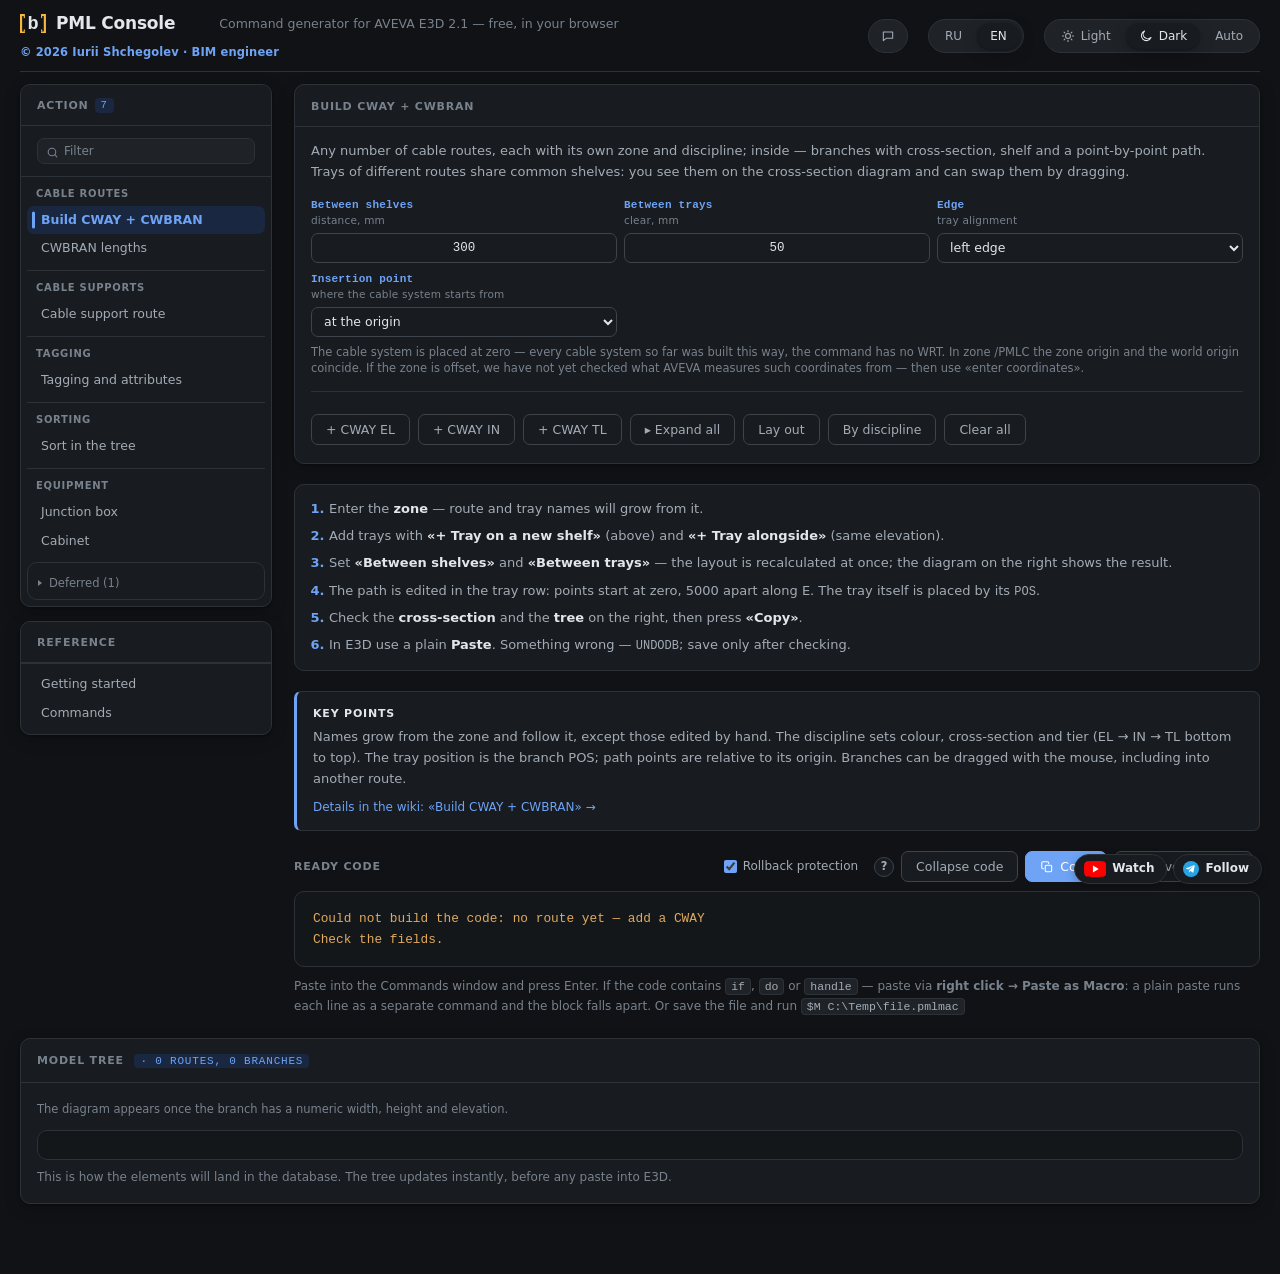
<file: app/index.html>
<!DOCTYPE html>
<!-- PML Console — генератор команд AVEVA E3D 2.1.
     © 2026 Iurii Shchegolev, BIM engineer. Все права защищены.
     Копирование, изменение и передача третьим лицам — только с письменного разрешения автора. -->
<html lang="ru">
<head>
<meta charset="utf-8">
<meta name="author" content="Iurii Shchegolev">
<meta name="copyright" content="© 2026 Iurii Shchegolev. Все права защищены.">
<meta name="viewport" content="width=device-width, initial-scale=1">
<!-- ЗАПРЕТ СЕТИ НА УРОВНЕ СТРАНИЦЫ (10.10, ревью 09.10 п. 13). Страница офлайн и ничего не шлёт —
     это закреплено браузером: никаких запросов (connect-src 'none'), внешних скриптов, стилей, шрифтов,
     фреймов; исполнять текст как код (eval) нельзя — 'unsafe-eval' не разрешён. Свой код и стили —
     внутри файла (unsafe-inline), картинки — только data: и blob:. Проверка — test_browser.py. -->
<meta http-equiv="Content-Security-Policy" content="default-src 'none'; script-src 'self' https://static.cloudflareinsights.com; style-src 'self' 'unsafe-inline'; img-src data: blob:; font-src data:; connect-src https://cloudflareinsights.com; frame-src 'none'; object-src 'none'; base-uri 'none'; form-action 'none'; manifest-src 'self'; worker-src 'self'">
<title>PML Console — AVEVA E3D automation in your browser</title>
<script src="theme.js?v=2026.10.29-d2cd50"></script>
<link rel="stylesheet" href="app.css?v=2026.10.29-d2cd50">
<meta name="description" content="AVEVA E3D automation, free and right in your browser: cable support routes, cableways, tagging, CWBRAN lengths, sorting in the tree, junction boxes and cabinets in 3D. Nothing to install, your data stays on your PC.">
<meta property="og:type" content="website">
<meta property="og:site_name" content="bracketBIM">
<meta property="og:title" content="PML Console — AVEVA E3D automation in your browser">
<meta property="og:description" content="AVEVA E3D automation, free and right in your browser: cable support routes, cableways, tagging, CWBRAN lengths, sorting in the tree, junction boxes and cabinets in 3D. Nothing to install, your data stays on your PC.">
<meta property="og:url" content="https://bracketbim.com/app/">
<meta property="og:image" content="https://bracketbim.com/app/demo-og.jpg">
<meta property="og:image:width" content="1280">
<meta property="og:image:height" content="720">
<meta name="twitter:card" content="summary_large_image">
</head>
<body>
<div class="wrap">

<header id="top">
  <div class="brand">
    <!-- версия — под названием (07.10): её сверяют с присланной, а не читают каждый раз -->
    <div class="brand-t">
      <!-- знак [b] и метка издания у названия (24.10, пользователь: «добавь в основную консоль лого и плашку, как в демо»;
           «давай PRO»); демо (63-demo.js) пишет в метку demo -->
      <h1><svg class="brand-sign" viewBox="0 0 292 220" aria-hidden="true"><g fill="#f5b83d"><g transform="scale(1.1)"><path d="M50 0H0V200H50V180H22V20H50Z"/><rect x="38" y="20" width="12" height="22"/><rect x="38" y="158" width="12" height="22"/></g><g transform="translate(237 0) scale(1.1)"><g transform="translate(50 0) scale(-1 1)"><path d="M50 0H0V200H50V180H22V20H50Z"/><rect x="38" y="20" width="12" height="22"/><rect x="38" y="158" width="12" height="22"/></g></g></g><text x="146" y="172" text-anchor="middle" font-family="IBM Plex Mono, Consolas, monospace" font-weight="700" font-size="210" fill="currentColor">b</text></svg><span class="ed-name">PML Console<span class="ed-tag" id="edTag">pro</span></span></h1>
      <span class="tag-build" title="Дата сборки и хеш исходников. Сверьте с тем, что прислано последним: почта версий не хранит."><span>версия</span> 2026.10.29-d2cd50</span>
    </div>
    <div class="sub" data-i18n>Генератор команд для AVEVA E3D 2.1 — без установки, без сети</div>
    <div class="copy" title="Все права защищены. Копирование, изменение и передача третьим лицам — только с письменного разрешения автора.">© 2026 Iurii Shchegolev · BIM engineer</div>
  </div>
  <!-- приложение (24.10, 62-pwa.js): «Установить» и «Обновить» — только веб-версия и только когда есть что делать;
       «Что нового» — всегда, точка горит, пока новое не открыто -->
  <div class="theme pwa">
    <button id="pwaInst" type="button" hidden title="Поставить PML Console как приложение: отдельное окно, работает без сети" data-i18n data-i18n-title>Установить</button>
    <button id="pwaUpd" class="upd" type="button" hidden title="Вышла новая версия: включить её и перезагрузить страницу — данные сохранятся" data-i18n data-i18n-title>Обновить</button>
    <button id="whatsNew" type="button" aria-haspopup="dialog" title="Что изменилось — по дням" data-i18n-title><span data-i18n>Что нового</span><b id="newsN" hidden></b></button>
  </div>
  <!-- журнал сообщений (11.10, ПРОГОН-18): всё, что всплывало внизу окна, — списком (60-ui, msgLog) -->
  <div class="theme msgs"><button id="msgLog" type="button" aria-haspopup="dialog" aria-label="Сообщения" data-i18n-label title="Все сообщения, которые всплывали внизу окна" data-i18n data-i18n-title><svg viewBox="0 0 24 24"><path d="M4 5h16v11H9l-5 4z"/></svg><b id="msgN" hidden></b></button></div>
  <!-- язык интерфейса (10.10, 05-i18n.js): RU / EN, помнится, страница перезагружается -->
  <div class="theme lang" role="group" aria-label="Язык" data-i18n-label>
    <button id="lg-ru" aria-pressed="true">RU</button>
    <button id="lg-en" aria-pressed="false">EN</button>
  </div>
  <div class="theme" role="group" aria-label="Тема оформления" data-i18n-label>
    <button id="th-light" aria-pressed="false" data-i18n>
      <svg viewBox="0 0 24 24"><circle cx="12" cy="12" r="4.2"/><path d="M12 2.5v2M12 19.5v2M2.5 12h2M19.5 12h2M5.2 5.2l1.4 1.4M17.4 17.4l1.4 1.4M18.8 5.2l-1.4 1.4M6.6 17.4l-1.4 1.4"/></svg>
      Светлая
    </button>
    <button id="th-dark" aria-pressed="false" data-i18n>
      <svg viewBox="0 0 24 24"><path d="M20.5 14.5A8.5 8.5 0 1 1 9.5 3.5a7 7 0 0 0 11 11z"/></svg>
      Тёмная
    </button>
    <button id="th-auto" aria-pressed="false" data-i18n>Авто</button>
  </div>
</header>
<div class="cols">
  <div class="side">
    <div class="card">
      <!-- Заголовок и фильтр — ОДИН липкий блок. Порознь их закрепить
           нельзя: у второго пришлось бы знать высоту первого числом,
           а она зависит от шрифта. Липнет блок, а не его части. -->
      <div class="navhead">
        <h2>Действие <span class="cnt" id="navcount"></span></h2>
        <!-- Поле фильтра стоит В РАЗМЕТКЕ, а не создаётся в drawNav.
             drawNav перерисовывает список при каждом выборе шаблона, и
             пересозданное поле теряло бы фокус на первой же букве — ровно
             та грабля, что уже была с полями конструктора (CLAUDE.md, 27.08). -->
        <div class="navq">
          <svg viewBox="0 0 24 24" aria-hidden="true"><circle cx="11" cy="11" r="7"/><path d="M20 20l-3.5-3.5"/></svg>
          <input id="navq" type="search" placeholder="Фильтр" aria-label="Фильтр действий"
                 autocomplete="off" spellcheck="false">
        </div>
      </div>
      <nav id="nav" aria-label="Действия"></nav>
    </div>
    <div class="card">
      <div class="navhead">
        <h2>Справочник</h2>
      </div>
      <nav id="nav2" aria-label="Справочные страницы"></nav>
    </div>
  </div>

  <!-- Класс, а не «второй ребёнок»: позиционный селектор
       .cols > div:nth-child(2) ломался бы от любой перестановки колонок,
       и молча — прокрутка просто перестала бы работать. -->
  <div class="main-col">
    <div class="card">
      <h2 id="rtitle">—</h2>
      <div class="body">
        <!-- Уведомление о восстановлении. Показывается только в той сессии,
             где работа действительно восстановлена: молчаливое восстановление
             хуже потери, потому что человек не понимает, откуда взялись
             чужие числа. -->
        <div id="restored" class="restored" hidden>
          <span>Форма восстановлена с прошлого раза.</span>
          <button type="button" class="btn ghost small" id="reset">Начать с чистой</button>
        </div>
        <div id="rdesc" class="rdesc"></div>
        <div id="fields"></div>
      </div>
    </div>

    <!-- ШАГИ РАБОТЫ. Отдельно от «подробностей» нарочно: в момент работы
         нужен порядок действий, а не история решений. Просьба 19.09:
         «забывается, нужны подсказки». -->
    <ol class="steps" id="steps" hidden></ol>

    <div class="howto" id="howtowrap">
      <b>Что важно знать</b>
      <span id="howto">—</span>
      <!-- Подробности инструмента — статья вики (поле wiki рецепта). -->
      <a class="howto-wiki" id="howtowiki" target="_blank" rel="noopener" hidden
         title="Открывается wiki/wiki.html — папка wiki должна лежать рядом с консолью"></a>
      <!-- «На чём стоит этот код»: статусы команд из реестра VERIFIED,
           собираются по выданному коду (drawBasis в 60-ui.js). -->
      <details class="basis" id="basis" hidden></details>
    </div>

    <div class="out" id="codewrap">
      <div class="out-head">
        <span class="out-title">Готовый код <span id="lines"></span></span>
        <div class="bar">
          <!-- Страховка откатом. Стоит у самих кнопок копирования: решение
               «со страховкой или без» принимают в момент, когда забирают
               код, а не когда заполняют форму. -->
          <label class="guard" id="guardwrap" title="Перед кодом встанет MARKDB, после — напоминание про UNDODB и порядок сохранения">
            <input type="checkbox" id="guard" checked>
            <span>Страховка откатом</span>
          </label>
          <!-- Что такое страховка (07.10: плашка «Откат» в шапке была непонятна —
               объяснение стоит там, где решают, ставить ли метку). -->
          <details class="notice" id="notice">
            <summary title="Что такое страховка откатом" aria-label="Что такое страховка откатом">?</summary>
            <div class="notice-body">
              <b>Страховка откатом — возможность отменить всю вставку в E3D одной командой.</b>
              Первой строкой кода встаёт метка <code>MARKDB |…|</code>. Если после вставки
              что-то не так — введите в Command Line <code>UNDODB</code>: E3D вернёт модель к
              метке, отменятся и новые элементы, и правки атрибутов, и переименования.
              <code>UNDODB 2</code> — на две метки назад.
              <br><br>
              <b>Работает только до <code>SAVEWORK</code></b> — после сохранения метки нет
              (<code>No mark to UNDO to</code>). Порядок: вставить, проверить, потом сохранить.
              До сохранения есть и вторая страховка — выход через <code>QUIT</code> отменяет всё.
              <br><br>
              <span class="faint" id="undoProof">Подтверждено прогонами 16.09 и 17.09. Команды <code>UNDO</code> в E3D нет.
              Первый прогон нового инструмента — на тестовом проекте.</span>
            </div>
          </details>
          <!-- свернуть код (09.10, пользователь: «чтобы не листать сотни строк до низа страницы») -->
          <button class="btn ghost" id="cfold" aria-expanded="true" aria-controls="code">Свернуть код</button>
          <button class="btn" id="copy">
            <svg viewBox="0 0 24 24"><rect x="9" y="9" width="11" height="11" rx="2"/><path d="M6 15H5a2 2 0 0 1-2-2V5a2 2 0 0 1 2-2h8a2 2 0 0 1 2 2v1"/></svg>
            Скопировать
          </button>
          <button class="btn ghost" id="dl">
            <svg viewBox="0 0 24 24"><path d="M12 3v12M7.5 10.5L12 15l4.5-4.5M4 20h16"/></svg>
            Сохранить .pmlmac
          </button>
          <span class="said" id="said"></span>
        </div>
      </div>
      <!-- Выбор, ЧТО выдать, у самого кода (рецепт: outBar, drawOutBar в 60-ui) -->
      <div id="outbar" class="outbar" hidden></div>
      <pre id="code">—</pre>
      <div id="audit"></div>
      <div class="meta">
        Вставьте в окно Commands и нажмите Enter. Если в коде есть <code>if</code>,
        <code>do</code> или <code>handle</code> — вставляйте через
        <b>правый клик → Paste as Macro</b>: обычная вставка выполняет каждую
        строку отдельной командой, и блок рассыпается. Либо сохраните файл
        и выполните <code>$M C:\Temp\file.pmlmac</code>
      </div>
    </div>

  </div>

  <!-- Правая колонка конструкторов: набор полей и дерево модели.
       Показывается только для рецептов с tree:true — остальным нечего
       туда класть, а пустая колонка съедала бы ширину формы. -->
  <!-- показ «как это работает» (59-guide.js) — плавающая кнопка помощи в правом нижнем углу, у инструментов с показом (08.10) -->
  <button type="button" class="guide-fab" id="guidebtn" hidden title="Показ на этой странице: что заполнить и что получится (Esc — закрыть)">
    <span class="guide-fab-i">?</span><span class="guide-fab-t">Как это работает</span></button>
  <aside class="rail" id="rail" hidden>
    <!-- справочник: поиск, пресеты и фильтры — отдельной карточкой, не внутри окна команд (08.10) -->
    <div class="card" id="refbox" hidden>
      <h2 id="refboxt">Поиск и фильтры</h2>
      <div class="body rail-body" id="refside"></div>
    </div>
    <div class="card" id="treewrap" hidden>
      <h2>Дерево модели <span class="cnt" id="tcount"></span></h2>
      <div class="body rail-body">
        <div id="xsec" class="xsec"></div>
        <pre id="tree"></pre>
        <div class="meta">
          Так элементы лягут в базу. Дерево перестраивается сразу,
          до всякой вставки в E3D.
        </div>
      </div>
    </div>

    <div class="card" id="fieldsbox">
      <h2>Поля формы <span class="cnt" id="fcount"></span></h2>
      <div class="body rail-body" id="fieldpick"></div>
    </div>
  </aside>
</div>
</div>

<script type="module" src="app.js?v=2026.10.29-d2cd50"></script>
<script type='module' src='https://static.cloudflareinsights.com/beacon.min.js' data-cf-beacon='{"token": "0851624f4785441285ecee52cb3d31ef"}'></script>
</body>
</html>
</file>
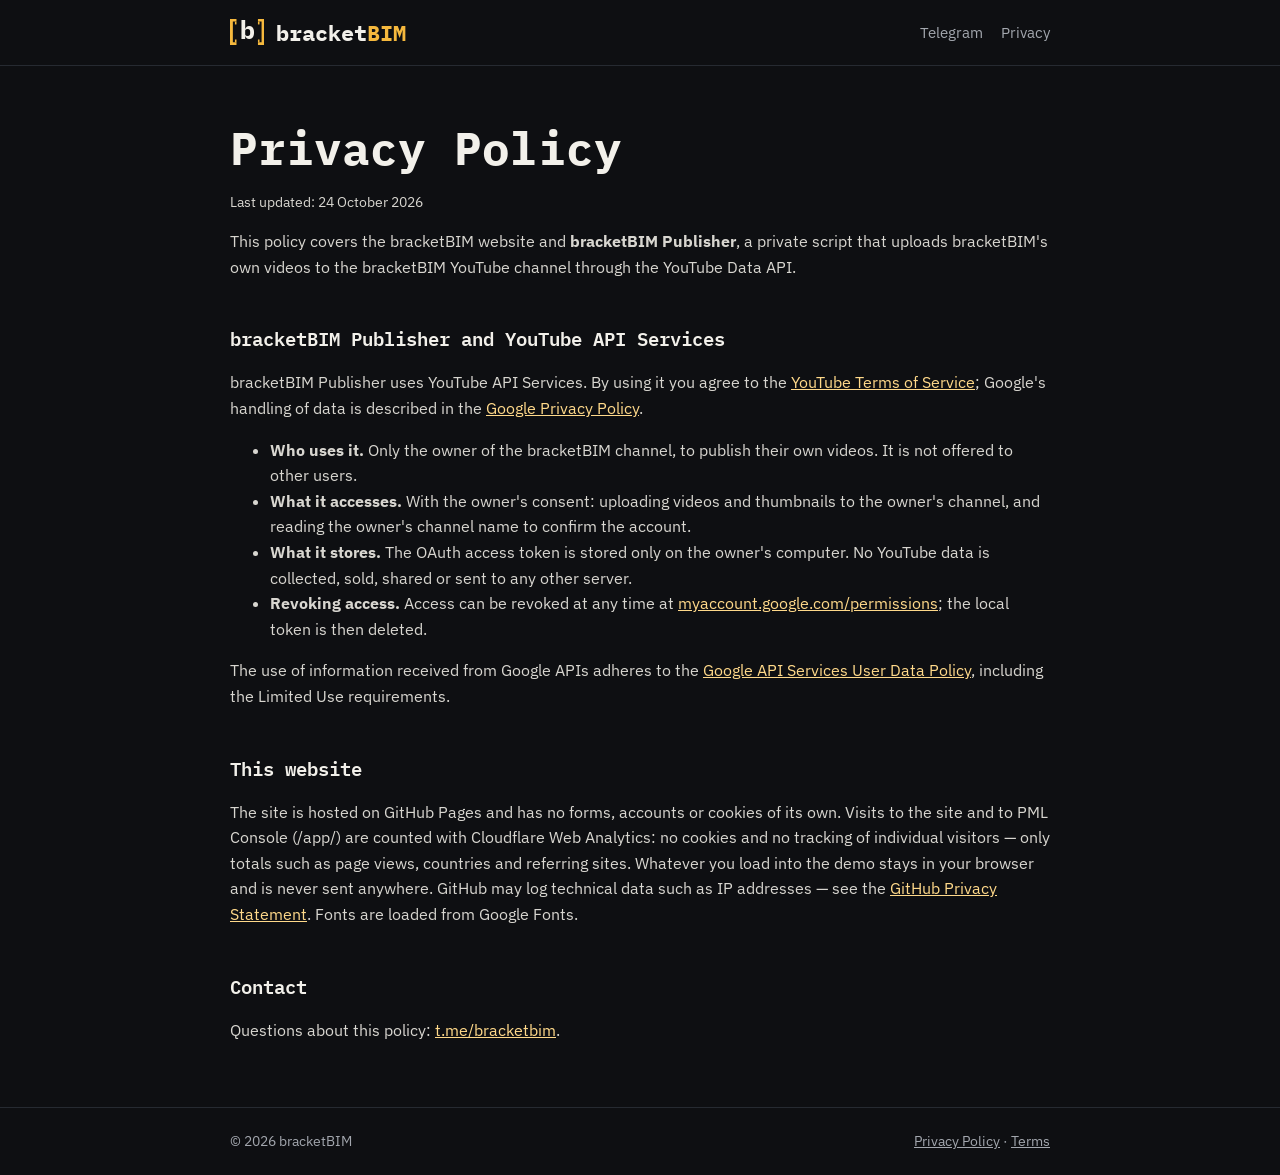
<file: privacy.html>
<!doctype html>
<html lang="en">
<head>
<meta charset="utf-8">
<meta name="viewport" content="width=device-width,initial-scale=1">
<title>Privacy Policy — bracketBIM</title>
<link rel="icon" href="favicon.png">
<link rel="preconnect" href="https://fonts.googleapis.com">
<link rel="stylesheet" href="https://fonts.googleapis.com/css2?family=IBM+Plex+Mono:wght@600;700&family=IBM+Plex+Sans:wght@400;600&display=swap">
<link rel="stylesheet" href="style.css">
</head>
<body>
<header><div class="wrap">
  <a class="brand" href="./"><svg class="sign" viewBox="0 0 292 220" aria-hidden="true"><g fill="#f5b83d"><g transform="scale(1.1)"><path d="M50 0H0V200H50V180H22V20H50Z"/><rect x="38" y="20" width="12" height="22"/><rect x="38" y="158" width="12" height="22"/></g><g transform="translate(237 0) scale(1.1)"><g transform="translate(50 0) scale(-1 1)"><path d="M50 0H0V200H50V180H22V20H50Z"/><rect x="38" y="20" width="12" height="22"/><rect x="38" y="158" width="12" height="22"/></g></g></g><text x="146" y="172" text-anchor="middle" font-family="IBM Plex Mono, monospace" font-weight="700" font-size="210" fill="#f2f0ea">b</text></svg><span>bracket<b>BIM</b></span></a>
  <nav><a href="https://t.me/bracketbim">Telegram</a><a href="privacy.html">Privacy</a></nav>
</div></header>

<main class="wrap doc">
  <h1>Privacy Policy</h1>
  <p class="muted">Last updated: 24 October 2026</p>

  <p>This policy covers the bracketBIM website and <b>bracketBIM Publisher</b>, a private script that uploads
  bracketBIM's own videos to the bracketBIM YouTube channel through the YouTube Data API.</p>

  <h2>bracketBIM Publisher and YouTube API Services</h2>
  <p>bracketBIM Publisher uses YouTube API Services. By using it you agree to the
  <a href="https://www.youtube.com/t/terms">YouTube Terms of Service</a>; Google's handling of data is described in the
  <a href="https://policies.google.com/privacy">Google Privacy Policy</a>.</p>
  <ul>
    <li><b>Who uses it.</b> Only the owner of the bracketBIM channel, to publish their own videos. It is not offered to other users.</li>
    <li><b>What it accesses.</b> With the owner's consent: uploading videos and thumbnails to the owner's channel, and reading the owner's channel name to confirm the account.</li>
    <li><b>What it stores.</b> The OAuth access token is stored only on the owner's computer. No YouTube data is collected, sold, shared or sent to any other server.</li>
    <li><b>Revoking access.</b> Access can be revoked at any time at
      <a href="https://myaccount.google.com/permissions">myaccount.google.com/permissions</a>; the local token is then deleted.</li>
  </ul>
  <p>The use of information received from Google APIs adheres to the
  <a href="https://developers.google.com/terms/api-services-user-data-policy">Google API Services User Data Policy</a>,
  including the Limited Use requirements.</p>

  <h2>This website</h2>
  <p>The site is hosted on GitHub Pages and has no forms, accounts or cookies of its own. Visits to the site and to PML Console (/app/) are counted with Cloudflare Web Analytics: no cookies and no tracking of individual visitors — only totals such as page views, countries and referring sites. Whatever you load into the demo stays in your browser and is never sent anywhere.
  GitHub may log technical data such as IP addresses — see the
  <a href="https://docs.github.com/en/site-policy/privacy-policies/github-general-privacy-statement">GitHub Privacy Statement</a>.
  Fonts are loaded from Google Fonts.</p>

  <h2>Contact</h2>
  <p>Questions about this policy: <a href="https://t.me/bracketbim">t.me/bracketbim</a>.</p>
</main>

<footer><div class="wrap">
  <span>© 2026 bracketBIM</span>
  <span><a href="privacy.html">Privacy Policy</a> · <a href="terms.html">Terms</a></span>
</div></footer>
<!-- Cloudflare Web Analytics --><script type='module' src='https://static.cloudflareinsights.com/beacon.min.js' data-cf-beacon='{"token": "0851624f4785441285ecee52cb3d31ef"}'></script><!-- End Cloudflare Web Analytics -->
</body>
</html>
</file>
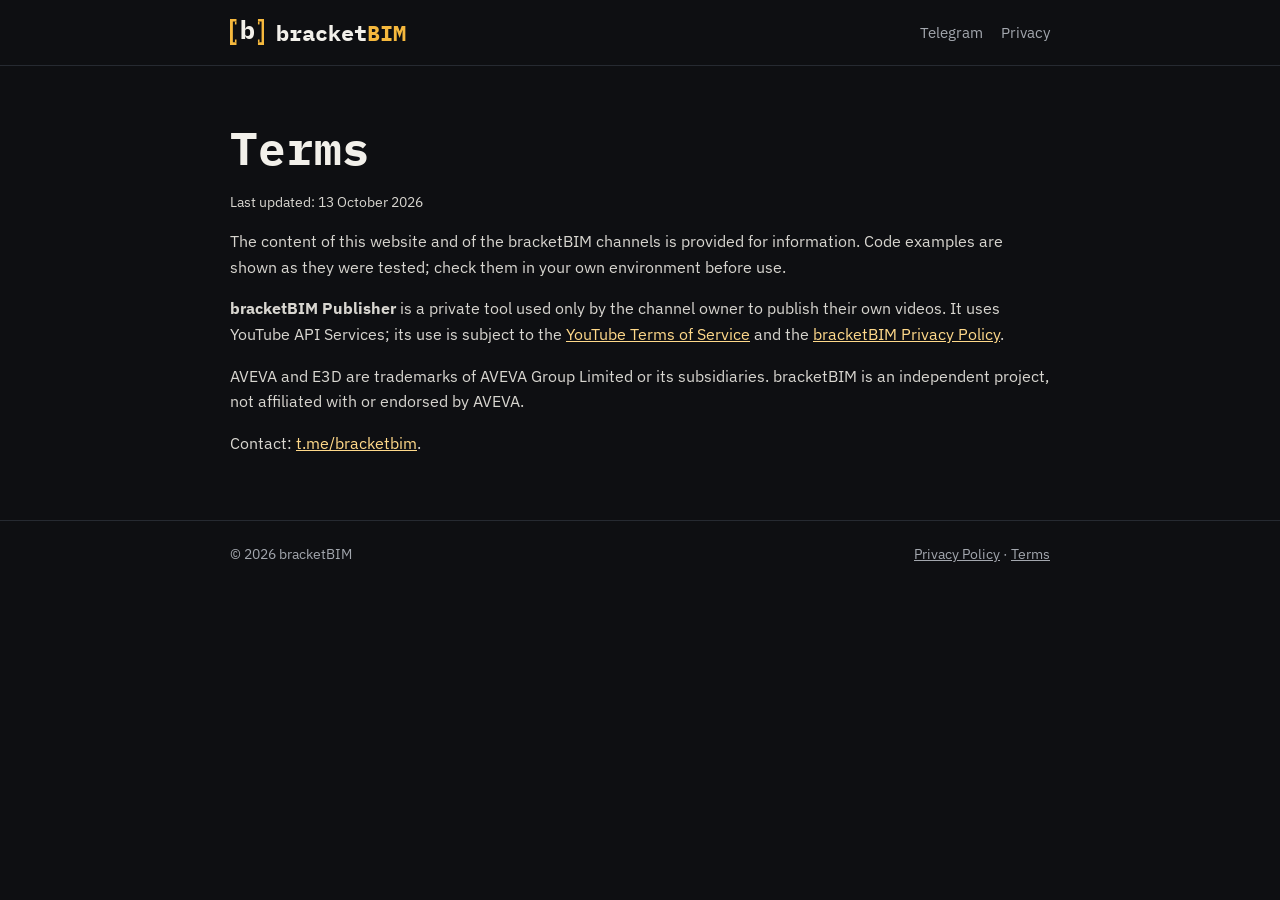
<file: terms.html>
<!doctype html>
<html lang="en">
<head>
<meta charset="utf-8">
<meta name="viewport" content="width=device-width,initial-scale=1">
<title>Terms — bracketBIM</title>
<link rel="icon" href="favicon.png">
<link rel="preconnect" href="https://fonts.googleapis.com">
<link rel="stylesheet" href="https://fonts.googleapis.com/css2?family=IBM+Plex+Mono:wght@600;700&family=IBM+Plex+Sans:wght@400;600&display=swap">
<link rel="stylesheet" href="style.css">
</head>
<body>
<header><div class="wrap">
  <a class="brand" href="./"><svg class="sign" viewBox="0 0 292 220" aria-hidden="true"><g fill="#f5b83d"><g transform="scale(1.1)"><path d="M50 0H0V200H50V180H22V20H50Z"/><rect x="38" y="20" width="12" height="22"/><rect x="38" y="158" width="12" height="22"/></g><g transform="translate(237 0) scale(1.1)"><g transform="translate(50 0) scale(-1 1)"><path d="M50 0H0V200H50V180H22V20H50Z"/><rect x="38" y="20" width="12" height="22"/><rect x="38" y="158" width="12" height="22"/></g></g></g><text x="146" y="172" text-anchor="middle" font-family="IBM Plex Mono, monospace" font-weight="700" font-size="210" fill="#f2f0ea">b</text></svg><span>bracket<b>BIM</b></span></a>
  <nav><a href="https://t.me/bracketbim">Telegram</a><a href="privacy.html">Privacy</a></nav>
</div></header>

<main class="wrap doc">
  <h1>Terms</h1>
  <p class="muted">Last updated: 13 October 2026</p>
  <p>The content of this website and of the bracketBIM channels is provided for information. Code examples
  are shown as they were tested; check them in your own environment before use.</p>
  <p><b>bracketBIM Publisher</b> is a private tool used only by the channel owner to publish their own videos.
  It uses YouTube API Services; its use is subject to the <a href="https://www.youtube.com/t/terms">YouTube Terms of Service</a>
  and the <a href="privacy.html">bracketBIM Privacy Policy</a>.</p>
  <p>AVEVA and E3D are trademarks of AVEVA Group Limited or its subsidiaries. bracketBIM is an independent project, not affiliated with or endorsed by AVEVA.</p>
  <p>Contact: <a href="https://t.me/bracketbim">t.me/bracketbim</a>.</p>
</main>

<footer><div class="wrap">
  <span>© 2026 bracketBIM</span>
  <span><a href="privacy.html">Privacy Policy</a> · <a href="terms.html">Terms</a></span>
</div></footer>
<!-- Cloudflare Web Analytics --><script type='module' src='https://static.cloudflareinsights.com/beacon.min.js' data-cf-beacon='{"token": "0851624f4785441285ecee52cb3d31ef"}'></script><!-- End Cloudflare Web Analytics -->
</body>
</html>
</file>
<file: app/app.css>
/* ===== css/app.css ===== */
:root{
  --bg:#f4f5f7;
  --surface:#ffffff;
  --surface-2:#eceef1;
  --surface-3:#e2e5e9;
  --line:#d6dae0;
  --line-strong:#b9bfc7;
  --scroll:rgba(99,115,137,.30);--scroll-hover:rgba(99,115,137,.55);
  --text:#161a20;
  --text-2:#5c6673;
  --text-3:#8a94a1;
  --accent:#2257d6;
  --accent-soft:#e8eefc;
  /* Дисциплины: EL лавандовый, IN салатовый, TL зелёный.
     Заливка карточки и лотка на схеме — тот же цвет в 30% силы:
     густой фиолетовый забивал поля формы, лаванда читается спокойнее. */
  --d-el:#a78bfa;
  --d-in:#84cc16;
  --d-tl:#16a34a;
  /* Сколько цвета дисциплины примешивается в фон карточки и в заливку лотка.
     Вынесено в переменные, потому что в тёмной теме доля обязана быть ВДВОЕ
     МЕНЬШЕ: на тёмном фоне цветное пятно в 30% выглядит грязно-ярким,
     и именно оно давало пестроту. */
  --d-mix:30%;
  --tray-fill:.3;
  /* Контур на тон плотнее заливки: лаванда в 30% сама по себе почти не
     видна на светлом фоне, а профиль лотка должен читаться. */
  --dl-el:#7c5cf0;
  --dl-in:#5f9611;
  --dl-tl:#12833c;
  --warn:#9a5b00;
  --warn-soft:#fdf3e3;
  --ok:#1c7a4a;
  /* Ошибка тремя токенами, а не одним цветом: плашка, чернила, кромка.
     Насыщенная заливка с белым текстом была самым крикливым местом страницы. */
  --bad:#c0392b;
  --bad-soft:#fbeae7;
  --bad-ink:#8e2318;
  --code-bg:#f8f9fb;
  --code-text:#1d2229;
  --code-cmd:#1f4fbf;
  --code-com:#79838f;
  --code-path:#8a4b12;
  --radius:10px;
  --radius-sm:7px;
  --mono:"JetBrains Mono","SF Mono","Cascadia Mono","Consolas",ui-monospace,monospace;
  --ui:"Inter","Segoe UI",system-ui,-apple-system,sans-serif;
  --shadow:0 1px 2px rgba(16,20,28,.06),0 4px 14px rgba(16,20,28,.05);
}
:root[data-theme="dark"]{
  --bg:#101215;
  --surface:#181b1f;
  --surface-2:#1f2328;
  --surface-3:#272c32;
  --line:#2c3238;
  --line-strong:#3d444c;--scroll:rgba(167,177,192,.24);--scroll-hover:rgba(167,177,192,.45);
  --text:#e3e6ea;
  --text-2:#a3acb6;
  --text-3:#78828d;
  --accent:#6ea3f5;
  --accent-soft:#1a2740;
  /* ДИСЦИПЛИНЫ В ТЁМНОЙ ТЕМЕ — свои шаги, а не осветлённые светлые:
     светлое насыщенное пятно на тёмном фоне даёт ореол. КИПиА — янтарь, а не
     зелёный: рядом с телекомом зелёные не различались. Контраст к карточке
     5.1–5.6:1. */
  --d-el:#9085e9;
  --d-in:#c98500;
  --d-tl:#199e70;
  /* Контур несёт тот же цвет: в тёмной теме смысл держится на обводке,
     а заливка отдана в 12% — цвет узнаётся, а поля формы не тонут. */
  --dl-el:#9085e9;
  --dl-in:#c98500;
  --dl-tl:#199e70;
  --d-mix:12%;
  --tray-fill:.18;
  --warn:#e0a95e;
  --warn-soft:#2a2318;
  --ok:#5fc48b;
  --bad:#d05a4e;
  --bad-soft:#2a1b19;
  --bad-ink:#e89a92;
  --code-bg:#14171a;
  --code-text:#d5dae0;
  --code-cmd:#82b1ff;
  /* Путь встречается в каждой второй строке кода — он тише предупреждения, чтобы они не спорили. */
  --code-path:#c9a273;
  --code-com:#6b757f;
  --shadow:0 1px 2px rgba(0,0,0,.3),0 4px 16px rgba(0,0,0,.22);
}
@media (prefers-color-scheme: dark){
  :root:not([data-theme="light"]){
    --bg:#101215;
    --surface:#181b1f;
    --surface-2:#1f2328;
    --surface-3:#272c32;
    --line:#2c3238;
    --line-strong:#3d444c;--scroll:rgba(167,177,192,.24);--scroll-hover:rgba(167,177,192,.45);
    --text:#e3e6ea;
    --text-2:#a3acb6;
    --text-3:#78828d;
    --accent:#6ea3f5;
    --accent-soft:#1a2740;
    /* ДИСЦИПЛИНЫ В ТЁМНОЙ ТЕМЕ — свои шаги, а не осветлённые светлые:
       светлое насыщенное пятно на тёмном фоне даёт ореол. КИПиА — янтарь, а не
       зелёный: рядом с телекомом зелёные не различались. Контраст к карточке
       5.1–5.6:1. */
    --d-el:#9085e9;
    --d-in:#c98500;
    --d-tl:#199e70;
    /* Контур несёт тот же цвет: в тёмной теме смысл держится на обводке,
       а заливка отдана в 12% — цвет узнаётся, а поля формы не тонут. */
    --dl-el:#9085e9;
    --dl-in:#c98500;
    --dl-tl:#199e70;
    --d-mix:12%;
    --tray-fill:.18;
    --warn:#e0a95e;
    --warn-soft:#2a2318;
    --ok:#5fc48b;
    --bad:#d05a4e;
    --bad-soft:#2a1b19;
    --bad-ink:#e89a92;
    --code-bg:#14171a;
    --code-text:#d5dae0;
    --code-cmd:#82b1ff;
    /* Путь встречается в каждой второй строке кода — он тише предупреждения, чтобы они не спорили. */
    --code-path:#c9a273;
    --code-com:#6b757f;
    --shadow:0 1px 2px rgba(0,0,0,.3),0 4px 16px rgba(0,0,0,.22);
  }
}
*{box-sizing:border-box}
html,body{margin:0;padding:0}
body{
  background:var(--bg);color:var(--text);
  font-family:var(--ui);font-size:14.5px;line-height:1.6;
  -webkit-font-smoothing:antialiased;
}
.wrap{max-width:1260px;margin:0 auto;padding:0 20px 72px}

/* ---------- шапка ---------- */
/* 07.10: шапка в одну строку — название, теги, тема. Было 110 пикселей
   по высоте, а рабочему месту КНК нужен весь экран. */
header{
  display:flex;align-items:center;gap:8px 20px;flex-wrap:wrap;
  padding:10px 0 9px;margin-bottom:12px;

  /* ЗАКРЕПЛЕНА ЦЕЛИКОМ, по линию под версией.

     Высота при прокрутке НЕ меняется — и это главное. Первая версия
     сжимала шапку и прятала теги: из-за этого менялась высота липкого
     блока, страница под ним прыгала, а сама шапка дёргалась и мигала.
     Экономия места того не стоила.

     Фон непрозрачный (не blur): под шапкой проезжает текст и код,
     сквозь полупрозрачный он читался как грязь. */
  position:sticky;top:0;z-index:60;
  background:var(--bg);
  border-bottom:1px solid var(--line);
}
/* Тень появляется, когда под шапку заехало содержимое. Меняет только
   отрисовку, не размеры — поэтому ничего не дёргается. */
body.scrolled header{box-shadow:0 6px 16px -10px rgba(16,20,28,.5)}
.brand{flex:1;min-width:260px;display:flex;align-items:center;gap:6px 14px;flex-wrap:wrap}
h1{font-size:17px;font-weight:650;letter-spacing:-.2px;margin:0;display:flex;align-items:center;gap:10px}
.sub{color:var(--text-3);font-size:12.5px}
/* авторство — синим, как акцент страницы (10.10, пользователь: «выдели синим в нашем стиле») */
.brand .copy{color:var(--accent);font-size:11.5px;font-weight:600;letter-spacing:.01em;white-space:nowrap}
.tags{display:flex;gap:6px;flex-wrap:wrap;align-items:center}
.tag{
  font-size:11px;letter-spacing:.3px;color:var(--text-2);
  background:var(--surface-2);border:1px solid var(--line);
  padding:3px 9px;border-radius:100px;
}
/* Название и под ним версия (07.10). Версия: моноширинный, чтобы хеш
   читался и сверялся посимвольно; отступ — под текст названия, после точки. */
.brand-t{display:flex;flex-direction:column;gap:1px}
/* версия — от буквы P названия (24.10, пользователь): отступ = ширина знака [b] (1.15em при 17px, 292:220) + зазор h1 */
.brand-t > .tag-build{padding-left:calc(17px * 1.15 * 292 / 220 + 10px)}
.tag-build{font-family:var(--mono);font-size:10.5px;letter-spacing:0;color:var(--text-3);
  padding-left:18px;line-height:1.2;cursor:help;white-space:nowrap}
.theme{
  display:flex;background:var(--surface-2);border:1px solid var(--line);
  border-radius:100px;padding:3px;gap:2px;flex:none;
}
.theme button{
  font-family:var(--ui);font-size:12px;color:var(--text-2);
  background:none;border:0;padding:6px 13px;border-radius:100px;cursor:pointer;
  display:flex;align-items:center;gap:6px;transition:background .15s,color .15s;
}
.theme button:hover{color:var(--text)}
.theme button[aria-pressed="true"]{background:var(--surface);color:var(--text);box-shadow:var(--shadow)}
.theme svg{width:14px;height:14px;fill:none;stroke:currentColor;stroke-width:1.8;
  stroke-linecap:round;stroke-linejoin:round}

/* ---------- предупреждение ---------- */
/* Предупреждение сворачивается: текст важный, но читается один раз, а
   места занимает 170 пикселей. В конструкторе, где рабочая область равна
   экрану, это заметная потеря — там оно закрыто по умолчанию. */
/* «?» у галочки «Страховка откатом»: справка раскрывается поверх кода и
   закрывается щелчком мимо. overflow — у details в Chrome по умолчанию
   hidden, обрезал бы справку. */
/* details.notice — сильнее общих details{…} ниже по файлу (поля, рамка, overflow) */
details.notice{position:relative;overflow:visible;margin:0;border:0;background:none;border-radius:0}
.notice[hidden]{display:none}
.notice > summary{
  list-style:none;cursor:pointer;display:grid;place-items:center;padding:0;line-height:1;
  width:20px;height:20px;border-radius:50%;font-size:11.5px;font-weight:650;
  color:var(--text-2);border:1px solid var(--line-strong);background:var(--surface);
}
.notice > summary:hover,.notice[open] > summary{color:var(--accent);border-color:var(--accent)}
.notice > summary::-webkit-details-marker{display:none}
.notice-body{
  position:absolute;top:calc(100% + 8px);right:-120px;z-index:70;width:min(460px,86vw);
  background:var(--surface);border:1px solid var(--line);border-left:3px solid var(--accent);
  border-radius:var(--radius-sm);box-shadow:0 12px 32px -10px rgba(16,20,28,.45);
  padding:12px 14px;font-size:12.5px;line-height:1.55;color:var(--text-2);text-align:left;
  white-space:normal;
}
.notice b{color:var(--text);font-weight:600}
.notice .faint{color:var(--text-3)}

/* ---------- сетка ---------- */
.cols{display:grid;grid-template-columns:252px minmax(0,1fr);gap:22px;align-items:start}
/* Третья колонка появляется только у конструкторов: тело получает класс
   has-rail. Иначе пустая колонка отнимала бы ширину у формы. */
/* КОНСТРУКТОР ЗАНИМАЕТ ВЕСЬ ЭКРАН.

   Ограничение 1260px здесь только мешало: форма ужималась до 594 пикселей
   (три поля в строке вместо шести), а справа оставалось пустое поле обоев.
   Поэтому при has-rail страница тянется по ширине окна.

   Как делится место: навигация фиксирована, форме хватает ~960 — дальше поля
   всё равно не станут удобнее, — а ВЕСЬ ОСТАТОК достаётся дереву и схеме
   сечения. Им ширина нужнее всех: схема рисует лотки в масштабе, и на узкой
   колонке подписи сбиваются в кучу.

   Расширяется только конструктор: на страницах с текстом и кодом длинная
   строка читается хуже короткой, там 1260 остаётся. */
body.has-rail .wrap{max-width:none}
body.wide .wrap{max-width:none}
body.has-rail .cols{grid-template-columns:252px minmax(520px,960px) minmax(300px,1fr)}

/* ============================================================
   КОНСТРУКТОР КОЛОНОК — «картотека → таблица»

   Две панели рядом и ничего всплывающего: пока панель выбора
   перекрывала форму, не было видно, что уже набрано, и выбирали
   вслепую. Внизу живая шапка CSV — результат виден там же, где его
   набирают, а не в Excel.
   ============================================================ */
.colsb{display:flex;flex-direction:column;gap:8px;padding:2px 0}

/* строка поиска и переключатели */
.colsb-bar{display:flex;gap:6px;align-items:center;flex-wrap:wrap}
.colsb .colsb-q{flex:1;min-width:200px;height:30px;box-sizing:border-box;
  padding:5px 10px;font-size:12.5px;
  /* Шрифт интерфейса, а не моноширинный: общее правило
     `input[type="text"]` делает поля моноширинными (там набирают имена
     элементов), а здесь набирают русские слова, и они разъезжаются по
     буквам. Селектор из ДВУХ классов не случайно: у правила с атрибутом
     специфичность выше, чем у одного класса, и первая версия этой
     строки молча не применилась — увидел только в браузере. */
  font-family:var(--ui)}
.colsb-chip{border:1px solid var(--line);background:var(--surface);
  color:var(--text-2);border-radius:999px;padding:4px 11px;
  font-size:11.5px;cursor:pointer;font-family:inherit;white-space:nowrap}
.colsb-chip:hover{border-color:var(--line-strong);color:var(--text)}
.colsb-chip.on{background:var(--accent-soft);border-color:var(--accent);
  color:var(--accent);font-weight:600}
.colsb-chip.my{border-style:dashed}
.colsb-chip.add{color:var(--accent);border-color:var(--accent)}
.colsb-chipx{border:0;background:none;cursor:pointer;color:var(--text-3);
  font-size:13px;line-height:1;padding:0 4px 0 0;margin-left:-6px}
.colsb-chipx:hover{color:var(--bad)}
.colsb-sets{display:flex;gap:6px;align-items:center;flex-wrap:wrap}
.colsb-setl{font-size:11px;color:var(--text-3);text-transform:uppercase;
  letter-spacing:.04em}

/* две панели */
.colsb-main{display:grid;grid-template-columns:1fr 1fr;gap:8px}
.colsb-pane{border:1px solid var(--line);border-radius:var(--radius-sm);
  background:var(--surface);display:flex;flex-direction:column;min-width:0}
.colsb-head{display:flex;align-items:center;gap:8px;padding:7px 10px;
  border-bottom:1px solid var(--line);background:var(--surface-2);
  border-radius:var(--radius-sm) var(--radius-sm) 0 0}
.colsb-title{font-size:11px;font-weight:600;color:var(--text-2);
  text-transform:uppercase;letter-spacing:.04em;overflow:hidden;
  text-overflow:ellipsis;white-space:nowrap}
.colsb-n{margin-left:auto;font-size:11px;color:var(--text-3);
  background:var(--surface-3);border-radius:999px;padding:1px 7px}
.colsb-clr{border:0;background:none;cursor:pointer;font-family:inherit;
  font-size:11px;color:var(--text-3);padding:0}
.colsb-clr:hover{color:var(--bad)}
.colsb-list{min-height:180px;max-height:260px;overflow:auto;padding:4px}
/* Нижняя граница высоты нужна затем, чтобы панели не прыгали при
   поиске: нашлась одна строка — левая половина схлопывалась, а
   правая оставалась прежней, и блок дёргался на каждую букву. */

/* группы библиотеки */
.colsb-grp{display:flex;align-items:center;gap:6px;width:100%;
  border:0;background:none;cursor:pointer;font-family:inherit;
  text-align:left;padding:5px 6px;color:var(--text-2)}
.colsb-grp:hover{color:var(--text)}
.colsb-arw{font-size:11px;color:var(--text-3);width:11px;
  /* 9px мерились в браузере и оказались неразличимы: треугольник
     мельче текста читается как точка. */
  line-height:1}
.colsb-grpt{font-size:11.5px;font-weight:600}
.colsb-grpn{margin-left:auto;font-size:10.5px;color:var(--text-3)}

/* строка атрибута */
.colsb-row{display:flex;align-items:baseline;gap:7px;width:100%;
  border:0;background:none;cursor:pointer;font-family:inherit;
  text-align:left;padding:4px 6px 4px 18px;border-radius:5px;
  color:var(--text)}
.colsb-row:hover{background:var(--surface-2)}
.colsb-row.on{background:var(--accent-soft)}
.colsb-mark{width:11px;flex:0 0 auto;font-size:11px;color:var(--text-3)}
.colsb-row.on .colsb-mark{color:var(--accent);font-weight:700}
.colsb-code{font-family:var(--mono);font-size:11.5px;color:var(--accent);
  overflow-wrap:anywhere}
.colsb-ru{font-size:11px;color:var(--text-2);overflow:hidden;
  text-overflow:ellipsis;white-space:nowrap}

/* набранное: порядок колонок в файле, поэтому строки таскают */
.colsb-pin,.colsb-sel{display:flex;align-items:center;gap:7px;
  padding:5px 6px;border-radius:5px}
.colsb-pin{color:var(--text-3)}
.colsb-sel{background:var(--surface-2);cursor:grab;margin-bottom:3px}
.colsb-sel.over{box-shadow:inset 0 2px 0 var(--accent)}
.colsb-grip{color:var(--text-3);font-size:11px}
.colsb-x{margin-left:auto;border:0;background:none;cursor:pointer;
  color:var(--text-3);font-size:14px;line-height:1;padding:0 2px}
.colsb-x:hover{color:var(--bad)}
.colsb-empty{padding:10px;font-size:11.5px;color:var(--text-3);
  line-height:1.45}

/* право на запись — цветом, а не подписью мелким шрифтом */
.colsb-badge{margin-left:auto;font-size:9.5px;font-weight:700;
  text-transform:uppercase;letter-spacing:.04em;border-radius:999px;
  padding:1px 6px;white-space:nowrap}
.colsb-badge.ok{background:var(--ok);color:#fff}
.colsb-badge.no{background:var(--surface-3);color:var(--text-3)}
.colsb-badge.own{background:var(--accent-soft);color:var(--accent)}
.colsb-badge.unk{background:var(--warn-soft);color:var(--warn)}
.colsb-badge.fix{background:transparent;color:var(--text-3);
  border:1px solid var(--line)}
.colsb-sel .colsb-x{margin-left:6px}
.colsb-sel .colsb-badge{margin-left:auto}

/* живая шапка файла */
.colsb-foot{display:flex;gap:8px;align-items:baseline;
  border-top:1px solid var(--line);padding-top:7px;min-width:0}
.colsb-footl{font-size:10.5px;color:var(--text-3);text-transform:uppercase;
  letter-spacing:.04em;white-space:nowrap}
.colsb-hdr{font-family:var(--mono);font-size:11px;color:var(--text-2);
  overflow-wrap:anywhere}
.colsb-sum{font-size:11px;color:var(--text-3)}

/* Узкое окно: панели встают друг под друга, иначе в 300 пикселях
   ширины обе превращаются в столбик обрезанных слов. */
@media (max-width:980px){
  .colsb-main{grid-template-columns:1fr}
}

/* МАСТЕР ТЕГИРОВАНИЯ: полоса шагов, действия шага, предпросмотр.

   Полоса шагов — не украшение: пока шаги были выпадающим списком, они
   различались только содержимым окна кода, и человек спрашивал «чем
   они отличаются». Шаг должен показывать СОСТОЯНИЕ, поэтому у каждого
   есть вторая строка: у первого — куда ляжет файл, у второго — что за
   таблицу прочитали.

   Строка состояния под кнопками обязательна: от того, дал ли браузер
   доступ к папке, зависит, куда уедет макрос, и узнавать это по факту
   его отсутствия в C:\Temp — плохой способ. */
.tagflow{display:flex;flex-direction:column;gap:10px;padding:2px 0}
.tagsteps{display:flex;gap:8px;flex-wrap:wrap}
.tagstep{flex:1 1 220px;display:flex;gap:9px;align-items:flex-start;
  text-align:left;padding:9px 11px;border:1px solid var(--line);
  border-radius:var(--radius-sm);background:var(--surface-2);
  color:var(--text-2);cursor:pointer;font-family:inherit}
.tagstep:hover{border-color:var(--line-strong)}
.tagstep.on{background:var(--surface);border-color:var(--accent);
  color:var(--text);box-shadow:var(--shadow)}
.tagstep-n{flex:0 0 auto;width:20px;height:20px;border-radius:50%;
  display:flex;align-items:center;justify-content:center;
  background:var(--surface-3);color:var(--text-2);
  font-size:11.5px;font-weight:700}
.tagstep.on .tagstep-n{background:var(--accent);color:#fff}
.tagstep.done .tagstep-n{background:var(--ok);color:#fff}
.tagstep.bad .tagstep-n{background:var(--bad);color:#fff}
.tagstep-txt{min-width:0}
.tagstep-t{font-size:12.5px;font-weight:600}
.tagstep-s{font-size:11px;color:var(--text-3);margin-top:2px;
  overflow:hidden;text-overflow:ellipsis}
.tagstep.bad .tagstep-s{color:var(--bad-ink)}

.tagbody{display:flex;flex-direction:column;gap:8px}
.tagrow{display:flex;gap:6px;flex-wrap:wrap;align-items:center}
.tagnote{font-size:12px;color:var(--text-2);line-height:1.45}
.tagstate{display:flex;gap:10px;flex-wrap:wrap;font-size:11px;
  color:var(--text-3)}
.tagstate-k{color:var(--text-2);font-weight:600}
.tagempty{font-size:12px;color:var(--text-3);line-height:1.45;
  border:1px dashed var(--line);border-radius:var(--radius-sm);padding:10px}
.tagbad{font-size:12px;line-height:1.45;color:var(--bad-ink);
  background:var(--bad-soft);border:1px solid var(--bad);
  border-radius:var(--radius-sm);padding:8px 10px}
.taghint{font-size:11px;color:var(--text-3)}

/* Предпросмотр «было → станет» таблицей, а не комментариями внутри PML:
   сверять правки, читая код, человек не должен. */
.tagprev{border-collapse:collapse;width:100%;font-size:12px;
  table-layout:fixed}
.tagprev th{text-align:left;font-size:10.5px;font-weight:600;
  color:var(--text-3);text-transform:uppercase;letter-spacing:.04em;
  padding:0 8px 4px 0;border-bottom:1px solid var(--line)}
.tagprev td{padding:4px 8px 4px 0;border-bottom:1px solid var(--line);
  vertical-align:top;overflow-wrap:anywhere}
.tagprev-el{width:30%;font-family:var(--mono);font-size:11px}
.tagprev-k{width:18%;color:var(--text-2)}
.tagprev-was{width:26%;color:var(--text-3);text-decoration:line-through}
.tagprev-now{width:26%;color:var(--ok);font-weight:600}
/* Сортировка в дереве: список длинный (сотни строк), поэтому своя
   прокрутка — иначе код ушёл бы на экран вниз. */
.srtprev{display:flex;flex-direction:column;gap:6px}
.srtscroll{max-height:340px;overflow:auto;border:1px solid var(--line);
  border-radius:var(--radius-sm);padding:0 8px}
.srtscroll .tagprev th{position:sticky;top:0;background:var(--surface);padding-top:6px}
.srt-n{width:44px;color:var(--text-3);font-variant-numeric:tabular-nums}
.tagprev td.srt-was{color:var(--text-3)}
.tagprev td.srt-now{color:var(--ok);font-weight:600}
.tagprev td.srt-same{color:var(--text-2)}
/* Трасса КНК: список лотков по CWAY — своя прокрутка, как у сортировки. */
.knk-list{max-height:360px;overflow:auto;border:1px solid var(--line);
  border-radius:var(--radius-sm);padding:4px 8px;margin-top:6px}
.knk-g{font-family:var(--mono);font-size:11px;color:var(--text-3);padding:6px 0 2px}
/* заголовок CWAY с галочкой: label — сильнее общего правила для label */
.knk-list .knk-g{display:flex;align-items:center;gap:8px;padding:8px 4px 2px;cursor:pointer}
.knk-list .knk-g .hint{margin-left:auto}
/* через .knk-list: иначе общее «.f label» (display:block) сильнее */
.knk-list .knk-row{display:flex;align-items:center;gap:8px;padding:2px 4px;border-radius:var(--radius-sm);cursor:pointer}
.knk-list .knk-row:hover{background:var(--accent-soft)}
.knk-list .knk-row.off{opacity:.55;cursor:default}
/* предупреждение без ошибки: «подогнать лоток» */
.tagwarn{font-size:12px;color:var(--text);background:var(--warn-soft);
  border:1px solid var(--line);border-radius:var(--radius-sm);padding:8px 10px;margin:6px 0}
/* схема сечения узла КНК — в стиле схемы грани коробки */
.knk-fig{flex:0 0 260px}
.knk-fig .eqv-svg svg{width:260px}
.eqv-svg .ks-tray{fill:var(--accent-soft);stroke:var(--accent);stroke-width:1}
.eqv-svg .ks-steel{fill:var(--warn-soft);stroke:var(--warn);stroke-width:1}
.eqv-svg .ks-gap{fill:var(--surface-3);stroke:none}
.eqv-svg .ks-dim{fill:none;stroke:var(--text-3);stroke-width:.8}
.eqv-svg text.ks-v{fill:var(--text-2);font-family:var(--mono);font-size:9.5px}
/* строки сечений и доп. узлов КНК: свёрнуты в одну строку */
.knk-rows{display:flex;flex-direction:column;gap:6px}
.knk-card{padding:6px 10px}
.knk-card.open{padding:10px 12px 12px}
.knk-card .knk-card-h{margin-bottom:0;cursor:pointer;flex-wrap:nowrap}
.knk-card.open .knk-card-h{margin-bottom:10px}
.knk-card .knk-card-h .eqv-t{white-space:nowrap}
.knk-card .knk-card-h .eqv-sum{overflow:hidden;text-overflow:ellipsis;white-space:nowrap;min-width:0}
.knk-tog{border:0;background:none;cursor:pointer;color:var(--text-2);font-size:12px;width:18px;padding:0}
.knk-tog:focus-visible{outline:2px solid var(--accent);outline-offset:1px}
.eqv-svg .ks-ext{fill:none;stroke:var(--text-3);stroke-width:.6;stroke-dasharray:2 2}
/* переключатель «В поле кода» КНК */
/* тег зоны поворота */
.bnode-head .tag.knk-zt{background:var(--warn-soft);color:var(--warn)}
/* заголовок группы полей КНК */
.f.knk-head{border-top:1px solid var(--line);padding-top:12px;margin-top:4px}
.knk-head-t{font-size:13px;font-weight:600;color:var(--text)}
/* ячейка ручной правки участка */
.tagprev input.knk-cell{width:64px;min-width:0;padding:2px 6px;font-size:12px}
.tagprev select{font-size:12px;padding:2px 4px}
/* найден щелчком в 3D */
.knk-list .knk-row.on{background:var(--accent-soft);box-shadow:inset 3px 0 0 var(--accent)}
.knk-n{font-family:var(--mono);font-size:12px;color:var(--text);flex:1 1 auto;min-width:0;
  overflow:hidden;text-overflow:ellipsis;white-space:nowrap}
.side{display:flex;flex-direction:column;gap:14px}
.side .card{margin:0}

/* ПРАВАЯ КОЛОННА — набор полей и дерево.
   Липкая: при длинной форме конструктора дерево должно оставаться перед
   глазами, иначе приходится скроллить туда-обратно, чтобы свериться. */
/* ПРОКРУТКА У КАЖДОЙ КОЛОНКИ СВОЯ.

   Было: .rail липкая (sticky). Липкая колонка едет вместе со страницей,
   пока не упрётся в шапку, — отсюда «немного скроллится вместе».

   Стало: у конструктора страница целиком не прокручивается вовсе. Рабочая
   область занимает ровно экран под шапкой, а прокручиваются ОТДЕЛЬНО форма
   и правая колонка. Дерево и схема остаются на месте, что бы ни делали
   с формой, — а ради этого всё и затевалось.

   Только при has-rail и только на широком экране: на узком колонки
   складываются друг под друга, и общая прокрутка там уместнее. */
.rail{display:flex;flex-direction:column;gap:14px;min-height:0}
.rail .card{margin:0}
.rail-body{padding:12px}
.rail .meta{margin-top:8px}
.rail pre#tree{max-height:none;white-space:pre;overflow-x:auto}
.rail .xsec{width:100%}
/* 3D-предпросмотр коробки (52-box-3d.js). Высота задана: канвас без неё
   схлопывается в ноль, а по ширине он тянется на всю колонку. */
.box3d-bar{display:flex;flex-wrap:wrap;gap:6px;align-items:center;margin-bottom:8px}
.box3d-bar .btn{padding:3px 9px;font-size:12px}
.box3d-bar .box3d-mode{height:26px;flex:0 0 auto;margin-left:auto}
.box3d-bar .box3d-mode .seg-b{padding:0 10px;font-size:12px}
.box3d-chk{font-size:12px;color:var(--text-2);display:inline-flex;align-items:center;
  gap:2px;margin-left:4px;cursor:pointer}
.box3d-cv{display:block;width:100%;height:340px;border-radius:8px;
  border:1px solid var(--line);background:#393939;cursor:grab;touch-action:none}
.box3d-cv:active{cursor:grabbing}
.box3d-stage{position:relative}
.box3d-lbls{position:absolute;inset:0;pointer-events:none;overflow:hidden}
.box3d-lbl{position:absolute;transform:translate(-50%,-50%);font:600 11px/1 var(--mono);
  color:#e6e6e6;background:rgba(24,24,24,.72);border:1px solid rgba(255,255,255,.08);
  border-radius:4px;padding:3px 6px;white-space:nowrap}
/* Грани вводов — четыре колонки рядом; поля внутри карточки друг под другом */
/* Строки граней вводов; строка под мышью подсвечена тем же оранжевым,
   что её вводы в 3D, — видно, что с чем связано */
/* Фон светлее обычной карточки (--bg). */
/* Два класса, а не один: .bnode ниже по файлу задаёт фон --bg с той же
   специфичностью и побеждал бы. */
.bnode.boxrow{transition:border-color .12s;background:var(--surface-3)}
/* Числовое поле как в Blender (bNumFld): курсор «тянуть» над полем,
   стрелки по краям появляются при наведении; пока поле в наборе —
   обычный текстовый курсор. */
.bnum-in{position:relative}
.bnum-in input{cursor:ew-resize;text-align:center;padding-left:22px;padding-right:22px}
.bnum-in input:focus{cursor:text}
input.bnum-drag{cursor:ew-resize}
input.bnum-drag:focus{cursor:text}
.bnum.drag .bnum-in input{cursor:ew-resize;border-color:#f0892a}
.bnum-ar{position:absolute;top:0;bottom:0;width:20px;border:0;background:none;
  color:var(--text-3);font-size:15px;line-height:1;cursor:pointer;opacity:0;
  transition:opacity .1s}
.bnum-ar.l{left:1px}
.bnum-ar.r{right:1px}
.bnum-in:hover .bnum-ar{opacity:1}
.bnum-ar:hover{color:var(--text)}
.bnode.boxrow:hover,.bnode.boxrow:focus-within{border-color:#f0892a}
.box3d-note{font-size:11.5px;color:var(--text-3);margin-top:6px;line-height:1.4}
.boxsec{margin:16px 0 8px}
.boxsec:first-child{margin-top:0}
.boxsec-t{font-weight:600;font-size:13px;margin-bottom:2px}
.hint.warn{color:var(--warn)}
/* Схему ограничиваем по ВЫСОТЕ, а не по ширине.

   Ширина у неё не главная: чем больше лотков, тем выше рисунок, а не шире.
   При четырёх лотках пропорция становится 1.5:1, и растяжение на всю колонку
   давало 624x420 — полэкрана под схему, дерево уезжало вниз. Ограничение по
   высоте держит рисунок в разумных рамках при любом числе лотков, а SVG сам
   вписывается в отведённое место, сохраняя пропорции. */
.rail .xsec-svg{max-width:100%;width:100%;max-height:280px;height:auto;
  display:block;margin:0 auto 4px}
/* Счётчик у заголовка — приём из референса: цифра не спорит с текстом */
.cnt{font-size:11px;font-weight:500;color:var(--accent);background:var(--accent-soft);
  border-radius:4px;padding:1px 6px;margin-left:6px;font-family:var(--mono)}

/* Галочки набора полей: сгруппированы по элементу, в две колонки */
.fp-grp{font-size:11px;letter-spacing:.4px;text-transform:uppercase;
  color:var(--text-3);margin:10px 0 6px}
.fp-grp:first-child{margin-top:0}
/* Колонок столько, сколько влезет: панель теперь тянется по ширине окна,
   и на широком экране список ложится в три-четыре столбца вместо двух. */
.fp-list{display:grid;grid-template-columns:repeat(auto-fill,minmax(190px,1fr));gap:2px 10px}
.fp{display:flex;align-items:flex-start;gap:8px;padding:4px 6px;border-radius:6px;
  cursor:pointer;user-select:none;min-width:0}
.fp:hover{background:var(--surface-2)}
.fp input{margin:2px 0 0;accent-color:var(--accent);flex:none}
.fp-t{display:flex;flex-direction:column;min-width:0;line-height:1.3}
/* Имя атрибута моноширинным — так его видно в коде и в форме */
.fp-n{font-family:var(--mono);font-size:12px;color:var(--text-2)}
.fp-r{font-size:11px;color:var(--text-3);white-space:nowrap;overflow:hidden;
  text-overflow:ellipsis}
.fp.on .fp-n{color:var(--text);font-weight:500}
.fp-bar{display:flex;gap:6px;margin-top:10px;padding-top:10px;border-top:1px solid var(--line)}
.fp-bar button{font:inherit;font-size:11.5px;padding:4px 9px;border:1px solid var(--line);
  background:var(--surface);color:var(--text-2);border-radius:6px;cursor:pointer}
.fp-bar button:hover{border-color:var(--accent);color:var(--accent)}

/* ОКОННЫЙ РЕЖИМ: рабочая область = экран минус шапка. Страница целиком не
   прокручивается, шапка стоит статически, каждая колонка скроллится сама —
   дёргаться нечему (две липкие шапки пришлось бы согласовывать числом).
   Ниже 1400px выключается: колонки складываются, уместна общая прокрутка. */
@media(min-width:1400.02px){
  body.win{overflow:hidden}
  body.win .wrap{height:100vh;display:flex;flex-direction:column;padding-bottom:0}
  body.win .cols{flex:1;min-height:0;padding-bottom:0}
  /* независимые области прокрутки: форма и правая колонка */
  body.win .rail,
  body.win .main-col{
    height:100%;overflow-y:auto;overflow-x:hidden;
    scrollbar-width:thin;padding-bottom:18px;
  }

  /* ЛЕВАЯ КОЛОНКА УСТРОЕНА ИНАЧЕ, И В ЭТОМ ВСЁ ДЕЛО.

     Она не прокручивается целиком — прокручивается только СПИСОК внутри
     карточки «Действие». Шапка с фильтром лежит выше области прокрутки
     и физически не может сдвинуться: ни микрохода перед залипанием, ни
     уезжающей границы карточки. Липкость для этого не нужна вовсе.

     Карточка справочника занимает столько, сколько ей надо, а карточка
     действий забирает остаток высоты — потому что список длиннее и
     прокручивать разумно его. */
  body.win .side{height:100%;min-height:0;overflow:hidden;padding-bottom:0}
  body.win .side > .card:first-child{
    flex:1 1 auto;min-height:0;display:flex;flex-direction:column;overflow:hidden;
  }
  body.win .side > .card:first-child > nav{
    flex:1 1 auto;min-height:0;overflow-y:auto;overflow-x:hidden;
  }
  body.win .side > .card:last-child{flex:0 0 auto;max-height:40%;display:flex;
    flex-direction:column;overflow:hidden}
  body.win .side > .card:last-child > nav{overflow-y:auto;min-height:0}
  /* шапку закреплять больше не нужно: страница под ней не едет.
     relative, а не static: справка «Откат» раскрывается из шапки поверх
     рабочего места КНК, а у него свой контекст наложения (07.10). */
  body.win header{position:relative;box-shadow:none}
}

/* УЗКИЙ РЕЖИМ = ТОЧНОЕ ДОПОЛНЕНИЕ ШИРОКОГО: условие — отрицание того же,
   что у широкого. Два порога (max 1400 / min 1401) оставляли щель при
   дробной ширине от зума. Правишь порог — правь оба места. */
@media not all and (min-width:1400.02px){
  body.has-rail .cols{grid-template-columns:252px minmax(0,1fr)}
  body.has-rail .rail{grid-column:1 / -1;position:static;max-height:none;
    flex-direction:row;flex-wrap:wrap}
  body.has-rail .rail .card{flex:1 1 320px}
}
@media(max-width:900px){
  .cols,body.has-rail .cols{grid-template-columns:1fr}
  body.has-rail .rail{flex-direction:column}
}

.card{
  background:var(--surface);border:1px solid var(--line);
  border-radius:var(--radius);box-shadow:var(--shadow);
}
/* Заголовок карточки. ДВА СЕЛЕКТОРА: у панели h2 лежит в .navhead и прямым
   ребёнком .card не является. */
.card > h2{
  font-size:11px;text-transform:uppercase;letter-spacing:.8px;font-weight:600;
  color:var(--text-3);margin:0;padding:13px 16px 11px;border-bottom:1px solid var(--line);
}
/* Заголовок панели: те же начертание, размер и линия, что у любой карточки;
   линия отделяет заголовок от фильтра, нижняя линия .navhead — от списка.
   Вертикаль вокруг поля симметрична: одно и то же число. */
.card > .navhead > h2{
  font-size:11px;text-transform:uppercase;letter-spacing:.8px;font-weight:600;
  color:var(--text-3);margin:0;padding:13px 16px 12px;
  border-bottom:1px solid var(--line);
}
/* Высота строки задана явно, и это не косметика: счётчик у «Действия» —
   это чип со своими отступами, он растягивал строку, и шапки двух
   карточек выходили разной высоты. Симметрию видно сразу, а причину —
   нет. Поэтому высота строки одна на обе карточки, а чип в неё
   вписывается. */
.navhead > h2{display:flex;align-items:center;gap:6px;line-height:15px}
.navhead > h2 .cnt{
  line-height:15px;padding:0 6px;margin-left:0;font-size:10.5px;
}
.card .body{padding:16px}

/* ---------- навигация ---------- */
/* ПЛОТНОСТЬ. Панель — список для выбора, а не текст: всё должно уместиться
   без прокрутки. Названия шаблонов — не мельче 12px (их читают); заголовок
   раздела и значок состояния — 10px (их узнают по месту и форме). */
nav{padding:6px}
nav .grp{
  padding:9px 9px 4px;font-size:10px;letter-spacing:.7px;
  text-transform:uppercase;color:var(--text-3);font-weight:600;
}
nav .grp:first-child{padding-top:3px}
nav button{
  display:block;width:100%;text-align:left;background:none;border:0;
  padding:6px 10px;border-radius:var(--radius-sm);cursor:pointer;
  font-family:var(--ui);font-size:12.5px;color:var(--text-2);
  transition:background .12s,color .12s;
}
nav button:hover{background:var(--surface-2);color:var(--text)}
nav button[aria-current]{background:var(--accent-soft);color:var(--accent);font-weight:550}

/* ---------- панель «Действие»: фильтр, состояния, свёрнутый раздел ----------
   Значки состояния тональные: насыщенная заливка на каждой второй строке
   звенит. */
/* ШАПКА ПАНЕЛИ: заголовок и фильтр стоят вне прокрутки списка — список
   скроллится сам. Липкой шапку не делаем: прилипание пришлось бы
   согласовывать с шапкой страницы. Высоту блок не меняет — ни при прокрутке,
   ни при фильтрации. */
.navhead{
  flex:0 0 auto;z-index:3;
  background:var(--surface);border-bottom:1px solid var(--line);
  border-radius:var(--radius) var(--radius) 0 0;
}

/* Поле фильтра. Боковые отступы — те же 16px, что у заголовка: иначе поле
   стоит не по одной линии с надписью. Лупа — внутри поля: сбоку она
   съедала ширину у ввода. */
.navq{position:relative;padding:12px 16px 12px}
.navq svg{
  position:absolute;left:25px;top:20px;
  width:13px;height:13px;stroke:var(--text-3);
  stroke-width:2;fill:none;stroke-linecap:round;pointer-events:none;
}
.navq input{
  display:block;width:100%;font-family:var(--ui);font-size:12px;
  padding:5px 8px 5px 26px;
  border:1px solid var(--line);border-radius:var(--radius-sm);
  background:var(--surface-2);color:var(--text);
}
.navq input::placeholder{color:var(--text-3)}
.navq input:hover{border-color:var(--line-strong)}
/* Крестик очистки у type=search в вебките — свой, чтобы не спорил с темой */
.navq input::-webkit-search-cancel-button{-webkit-appearance:none;appearance:none}

/* Пункт: название, под ним — метка состояния. Справа метка отнимала треть
   строки и обрезала название ровно тем словом, которым оно отличается от
   соседей. */
nav button.nav-item{
  display:flex;flex-direction:column;align-items:flex-start;gap:3px;
  position:relative;padding-left:14px;line-height:1.35;
}
/* Метка текущего пункта — полоса слева, а не только заливка. Заливка
   в тёмной теме читается слабо, а полосу видно боковым зрением: по ней
   находишь себя в списке, не вчитываясь. */
nav button.nav-item::before{
  content:'';position:absolute;left:5px;top:50%;transform:translateY(-50%);
  width:3px;height:0;border-radius:2px;background:var(--accent);
  transition:height .12s;
}
nav button.nav-item[aria-current]::before{height:calc(100% - 12px)}
/* Название переносится на вторую строку, а не обрезается многоточием:
   «Выполнить команду для списка элементов» в узкой колонке теряло бы
   как раз то слово, которым отличается от соседей. Третьей строки нет —
   это уже не название, а описание. */
/* Название переносится целиком: обрезка многоточием на узкой колонке
   съедала как раз различающее слово. Названия короткие, три строки —
   предел. */
.nav-title{min-width:0}
/* Между разделами — тонкая линия. Заголовок её дублировать не может:
   в узкой колонке заглавные буквы читаются как часть предыдущего пункта. */
nav > div[role="group"] + .grp{
  margin-top:7px;border-top:1px solid var(--line);
}
.nav-badge{
  flex:0 0 auto;font-size:10px;letter-spacing:.3px;text-transform:uppercase;
  font-weight:600;padding:1px 5px;border-radius:999px;line-height:1.6;
}
/* Непроверенное — единственное, что должно слегка привлекать глаз:
   это рабочий инструмент, но обещать за него нельзя. */
.nav-badge.nav-draft{
  /* Готовый токен, а не color-mix: версию браузера на рабочем ПК не
     проверить. --warn-soft объявлен во всех трёх блоках тем (держит
     test_safety). */
  color:var(--warn);background:var(--warn-soft);
}
/* Заморожённое и служебное лежат в свёрнутом разделе, и кричать им
   незачем — значок нужен только чтобы различать их между собой. */
.nav-badge.nav-frozen,.nav-badge.nav-tool{
  color:var(--text-3);background:var(--surface-2);
}

/* Демо на сайте (24.10, 63-demo.js): закрытый инструмент — серым, пометка «по запросу»; карточка «Полная версия» */
nav button.nav-item.nav-locked{color:var(--text-3);cursor:default}
nav button.nav-item.nav-locked:hover{background:none}
.nav-badge.nav-req{color:var(--accent);background:var(--surface-2)}
.demo-card .demo-b{padding:2px 14px 12px;font-size:12.5px;line-height:1.5;color:var(--text-2)}
.demo-card .demo-b p{margin:6px 0}
.demo-card .demo-b a{color:var(--accent)}
/* шапка (24.10): знак [b] вместо точки, метка издания (full / demo) наезжает на правый верхний угол названия */
.brand-sign{height:1.15em;width:auto;flex:none;color:var(--text)}
.ed-name{position:relative;margin-right:30px}
.ed-tag{position:absolute;top:-1px;right:-30px;padding:2px 6px;border-radius:999px;font:700 9.5px/1.2 var(--mono, monospace);
  letter-spacing:.08em;text-transform:uppercase;color:#14110a;background:#f5b83d;transform:rotate(8deg);box-shadow:0 2px 6px rgba(0,0,0,.25)}
/* образец кода КНК в демо: плашка над окном, сам код приглушён */
.demo-sample{display:flex;flex-wrap:wrap;align-items:baseline;gap:4px 10px;margin:0 0 10px;padding:10px 14px;border-radius:var(--radius-sm, 8px);
  border:1px solid #f5b83d;border-left-width:4px;background:rgba(245,184,61,.10);color:var(--text);font-size:13px;line-height:1.45}
.demo-sample b{color:#f5b83d;text-transform:uppercase;letter-spacing:.06em;font-size:12px}
.demo-sample span{flex:1 1 420px}
.demo-sample a{color:var(--accent);font-weight:600}
.demo-sample[hidden]{display:none}
#code.demo-sample-code{opacity:.72}
.theme[hidden]{display:none}
/* демо: YouTube (Watch) и Telegram (Follow) в строку в правом нижнем углу (24.10, пользователь: «меньше, ниже, в строчку,
   при наведении обводка оранжевым, как в коробке» — #f0892a, .bnode.boxrow:hover); дискеты КНК в демо нет */
.demo-fab{position:fixed;right:18px;bottom:16px;z-index:70;display:flex;flex-direction:row;align-items:center;gap:6px}
.demo-fab-b{display:inline-flex;align-items:center;gap:6px;height:30px;padding:0 12px 0 9px;border-radius:999px;text-decoration:none;
  font-weight:650;font-size:12px;color:var(--text);background:var(--surface);border:1px solid var(--line);box-shadow:0 3px 10px rgba(0,0,0,.22);
  transition:border-color .15s,box-shadow .15s}
.demo-fab-b:hover{border-color:#f0892a;box-shadow:0 0 0 1px #f0892a,0 3px 10px rgba(0,0,0,.22)}
.demo-fab-b:focus-visible{outline:2px solid #f0892a;outline-offset:2px}
.demo-fab-b svg{height:16px;width:auto;display:block}
@media print{.demo-fab{display:none}}
#top .tag-build[hidden], #top .tags[hidden]{display:none}
.demo-card .demo-legal{font-size:11.5px;color:var(--text-3)}

.nav-aside{margin-top:6px;border-top:1px solid var(--line);padding-top:4px}
.nav-aside > summary{
  list-style:none;cursor:pointer;padding:7px 10px;border-radius:var(--radius-sm);
  font-size:11.5px;color:var(--text-3);user-select:none;
  display:flex;align-items:center;gap:7px;
}
.nav-aside > summary::-webkit-details-marker{display:none}
.nav-aside > summary::before{
  content:'';width:0;height:0;flex:0 0 auto;
  border-left:4px solid currentColor;border-top:3.5px solid transparent;
  border-bottom:3.5px solid transparent;transition:transform .15s;
}
.nav-aside[open] > summary::before{transform:rotate(90deg) translateX(1px)}
.nav-aside > summary:hover{background:var(--surface-2);color:var(--text-2)}
.nav-aside > summary:focus-visible{outline:2px solid var(--accent);outline-offset:2px}

.nav-empty{padding:14px 10px;font-size:12.5px;color:var(--text-3)}

/* ---------- страница «С чего начать» ----------
   Сценарий — карточка: заголовок задачи, зачем она, и шаги-кнопки.
   Кнопка, а не ссылка: клик переключает инструмент, а не уводит куда-то. */
.flow{
  padding:12px 14px;margin:0 0 10px;border:1px solid var(--line);
  border-radius:var(--radius-sm);background:var(--surface-2);
}
.flow-t{font-weight:600;font-size:13.5px;color:var(--text);margin-bottom:2px}
.flow-w{font-size:12.5px;color:var(--text-3);margin-bottom:8px}
.flow-s{display:flex;align-items:center;gap:8px;flex-wrap:wrap;margin-top:6px}
.flow-n{color:var(--text-3);font-size:12px;min-width:14px}
.flow-go{
  font:inherit;font-size:13px;font-weight:550;padding:4px 10px;cursor:pointer;
  color:var(--accent);background:var(--accent-soft);
  border:1px solid transparent;border-radius:var(--radius-sm);
}
.flow-go:hover{border-color:var(--accent)}
.flow-d{font-size:12.5px;color:var(--text-2)}
/* Отложенные сценарии на странице «С чего начать». Тот же приём, что у
   свёрнутого раздела панели: доступно, но не отнимает внимание.
   Маркер свой, потому что глобальный '+' у details тут не объявлен. */
.ref-later{margin-top:14px;border-top:1px solid var(--line);padding-top:10px}
.ref-later>summary{cursor:pointer;font-size:12px;color:var(--text-3);
  list-style:none;padding:4px 0}
.ref-later>summary::-webkit-details-marker{display:none}
.ref-later>summary::before{content:'+ ';font-family:var(--mono)}
.ref-later[open]>summary::before{content:'− '}
.ref-later>.flow{margin-top:10px}

/* Панель «Из вывода Q ATT»: пополнение библиотеки с рабочего ПК.
   Открывается на месте, а не всплывает — пока она открыта, видно и
   набранные колонки, и список слева. */
.colsb-my{border:1px solid var(--line);border-radius:8px;padding:10px 12px;
  margin:0 0 10px;background:var(--surface-2)}
.colsb-myh{font-size:12px;color:var(--text-3);margin-bottom:8px}
.colsb-myta{width:100%;box-sizing:border-box;font-family:var(--mono);
  font-size:12px;line-height:1.45;padding:8px 10px;border-radius:6px;
  border:1px solid var(--line);background:var(--surface);color:var(--text);
  resize:vertical}
.colsb-myrow{display:flex;gap:8px;flex-wrap:wrap;margin-top:8px}
.colsb-mymsg{margin-top:8px;font-size:12px;color:var(--text-2)}
.colsb-mylist{margin-top:6px;font-size:11.5px;color:var(--text-3);
  font-family:var(--mono);word-break:break-word}

/* ПОЛОСЫ ПРОКРУТКИ — одно правило на всю страницу (как в TABLE.html
   проекта Crypto). Раньше оформлены были только полосы левой панели, а
   колонки формы и 3D показывали системную полосу — в тёмной теме она
   светлая, потому что браузер не знает, что тема тёмная.
   * дорожка прозрачная: серый жёлоб рисует линию, которой нет в макете;
   * бегунок нейтральный и полупрозрачный, в покое едва виден, под
     курсором проявляется; цвет — токен --scroll в каждой теме;
   * прозрачная рамка вместо ширины: бегунок тонкий, а попасть в него
     мышью легко. */
*{scrollbar-width:thin;scrollbar-color:var(--scroll) transparent}
::-webkit-scrollbar{width:12px;height:12px}
::-webkit-scrollbar-track{background:transparent}
::-webkit-scrollbar-thumb{background:var(--scroll);border-radius:999px;
  border:3px solid transparent;background-clip:padding-box}
::-webkit-scrollbar-thumb:hover,::-webkit-scrollbar-thumb:active{
  background:var(--scroll-hover);background-clip:padding-box}
::-webkit-scrollbar-corner{background:transparent}
nav button:focus-visible,.btn:focus-visible,input:focus-visible,
select:focus-visible,textarea:focus-visible,.theme button:focus-visible{
  outline:2px solid var(--accent);outline-offset:2px;
}

/* ---------- поля ---------- */
.rdesc{color:var(--text-2);font-size:13px;margin:-2px 0 16px}
/* подзаголовок инструмента — мелко, в строке названия (у КНК вместо описания) */
.rsub{font-size:12px;font-weight:400;letter-spacing:0;text-transform:none;color:var(--text-3);margin-left:10px}
/* рабочее место на весь экран: карточка без лишних полей */
body.wide .card > h2{padding:8px 14px 7px}
body.wide .card .body{padding:10px}

/* ШАГИ РАБОТЫ. Нумерованный список прямо под кодом: его читают в момент
   действия, поэтому он крупнее подсказок и не свёрнут. Подробности
   (история, статусы прогонов) остались в блоке ниже — их читают один раз. */
.steps{
  margin:20px 0 0;padding:14px 18px 14px 34px;
  background:var(--surface);border:1px solid var(--line);
  border-radius:var(--radius);
  font-size:13px;line-height:1.55;color:var(--text-2);
}
.steps[hidden]{display:none}
.steps li{margin:0 0 7px}
.steps li:last-child{margin-bottom:0}
.steps li::marker{color:var(--accent);font-weight:600}
.steps b{color:var(--text);font-weight:600}
.steps code{font-size:12px}

/* Уведомление о восстановленной работе. Тон спокойный: это не ошибка и
   не предупреждение, а сообщение о том, откуда взялись данные в полях. */
.restored{
  display:flex;align-items:center;gap:10px;flex-wrap:wrap;
  margin:0 0 10px;padding:3px 4px 3px 12px;border-radius:var(--radius-sm);
  background:var(--surface-2);border:1px solid var(--line);
  font-size:12.5px;color:var(--text-2);
}
.restored[hidden]{display:none}
.grid{display:grid;grid-template-columns:repeat(auto-fit,minmax(215px,1fr));gap:14px}
.f label{
  display:block;font-size:11.5px;font-weight:550;letter-spacing:.2px;
  color:var(--text-2);margin-bottom:5px;
}
input[type=text],select,textarea{
  width:100%;font-family:var(--mono);font-size:13px;padding:8px 11px;
  border:1px solid var(--line-strong);border-radius:var(--radius-sm);
  background:var(--surface);color:var(--text);
  transition:border-color .12s;
}
input[type=text]:hover,select:hover,textarea:hover{border-color:var(--text-3)}
select{font-family:var(--ui);cursor:pointer}
textarea{resize:vertical;line-height:1.5;min-height:96px}
.hint{font-size:11.5px;color:var(--text-3);margin-top:5px;line-height:1.45}
.btn.small{padding:4px 10px;font-size:11.5px}

/* Тумблер страховки откатом. Выключенный подсвечен предупреждающим
   цветом: без метки массовая правка необратима, и это состояние должно
   бросаться в глаза, а не выглядеть нейтральной галочкой. */
.guard{
  display:flex;align-items:center;gap:6px;cursor:pointer;user-select:none;
  font-size:12px;color:var(--text-2);padding:4px 8px;border-radius:var(--radius-sm);
  border:1px solid transparent;
}
.guard:hover{background:var(--surface-2)}
.guard input{accent-color:var(--accent);margin:0}
.guard.off{color:var(--warn);border-color:var(--warn);background:var(--warn-soft)}
.guard[hidden]{display:none}
.fclr{margin-top:6px}

/* ---------- вывод ---------- */
.out{margin-top:20px}
.out-head{
  display:flex;align-items:center;justify-content:space-between;gap:12px;
  flex-wrap:wrap;margin-bottom:9px;
}
.out-title{font-size:11px;text-transform:uppercase;letter-spacing:.8px;
  color:var(--text-3);font-weight:600}
.bar{display:flex;gap:7px;flex-wrap:wrap;align-items:center}
.btn{
  font-family:var(--ui);font-size:12.5px;font-weight:500;
  padding:7px 14px;border-radius:var(--radius-sm);cursor:pointer;
  border:1px solid var(--accent);background:var(--accent);color:#fff;
  display:flex;align-items:center;gap:6px;transition:filter .12s;
}
.btn:hover{filter:brightness(1.08)}
.btn.ghost{background:var(--surface);color:var(--text-2);border-color:var(--line-strong)}
.btn.ghost:hover{background:var(--surface-2);color:var(--text)}
.btn svg{width:14px;height:14px;fill:none;stroke:currentColor;stroke-width:1.8;
  stroke-linecap:round;stroke-linejoin:round}
.said{font-size:12.5px;color:var(--ok);font-weight:500}
/* метраж лотков (57-meter) */
.mtr-wrap{overflow-x:auto;margin:10px 0 4px;border:1px solid var(--line);border-radius:var(--radius-sm)}
.mtr{border-collapse:separate;border-spacing:0;font-family:var(--mono);font-size:11.5px;white-space:nowrap;min-width:100%}
.mtr th,.mtr td{padding:4px 8px;border-bottom:1px solid var(--line);text-align:left;background:var(--surface)}
.mtr th{background:var(--surface-2);color:var(--text-2);font-weight:600}
.mtr td.n{text-align:right}
.mtr-way td,.mtr-size td{font-weight:600;color:var(--text);background:var(--surface-2)}
/* закреплённые CWAY и CWBRAN: фон непрозрачный, иначе под ними видны числа */
.mtr .fix0,.mtr .fix1{position:sticky;z-index:1}
.mtr .fix0{left:0}
.mtr .fix1{box-shadow:1px 0 0 var(--line-strong)}
.mtr td.tot{font-weight:600;color:var(--text)}
/* общий итог — подсвечен */
.mtr-all td{font-weight:700;font-size:12.5px;color:var(--accent);background:var(--surface-3);
  border-top:2px solid var(--accent);border-bottom:2px solid var(--accent)}
.mtr-all td.tot{color:var(--accent)}      /* сильнее .mtr td.tot */
.mtr-total{display:flex;align-items:baseline;gap:12px;flex-wrap:wrap;margin:10px 0;padding:10px 14px;
  border:1px solid var(--accent);border-radius:var(--radius-sm);background:var(--accent-soft)}
.mtr-total-n{font-family:var(--mono);font-size:22px;font-weight:700;color:var(--accent)}
.mtr-total-t{font-size:12.5px;color:var(--text-2)}
/* панель над кодом: что выдать (рецепт outBar) */
.outbar{display:grid;gap:8px;padding:10px 12px;margin-bottom:9px;border:1px solid var(--line);
  border-radius:var(--radius-sm);background:var(--surface-2)}
.outbar[hidden]{display:none}
.outbar-r{display:flex;align-items:center;gap:10px;flex-wrap:wrap}
.outbar-t{font-size:12.5px;font-weight:600;color:var(--text-2);min-width:92px}
.outbar .seg{height:32px;flex:1 1 320px;max-width:560px}
.outbar-z{display:flex;align-items:center;gap:6px}
.outbar-z .outbar-t{min-width:0}
.outbar-z input{width:120px;font-family:var(--mono);font-size:12.5px}
.outbar-s{font-size:12.5px;color:var(--text)}

pre{
  background:var(--code-bg);color:var(--code-text);
  border:1px solid var(--line);border-radius:var(--radius);
  padding:16px 18px;margin:0;overflow-x:auto;
  font-family:var(--mono);font-size:12.8px;line-height:1.65;
  white-space:pre;tab-size:2;
}
pre .c{color:var(--code-com);font-style:italic}
pre .k{color:var(--code-cmd);font-weight:600}
pre .p{color:var(--code-path)}
pre.err{color:var(--warn)}
/* окно вопроса uiAsk (60-ui, 10.10) — вместо confirm/prompt браузера */
dialog.ask{border:1px solid var(--line-strong);border-radius:var(--radius);background:var(--surface);color:var(--text);padding:16px 18px;max-width:440px;box-shadow:0 12px 40px rgba(0,0,0,.3)}
dialog.ask::backdrop{background:rgba(0,0,0,.35)}
dialog.ask p{margin:0 0 12px;font-size:13.5px;line-height:1.45}
dialog.ask .inp{width:100%;margin-bottom:12px}
dialog.ask .askbar{display:flex;flex-direction:row-reverse;gap:8px}
dialog.ask .btn.danger{background:var(--bad);border-color:var(--bad);color:#fff}
/* выбор файлов из папки (11.10) и журнал сообщений (11.10) */
dialog.ask.pick,dialog.ask.msglog{max-width:560px;width:calc(100vw - 32px)}
dialog.ask .pkl{display:grid;gap:2px;max-height:50vh;overflow:auto;margin:0 0 12px;border:1px solid var(--line);border-radius:var(--radius);padding:4px}
dialog.ask .pkr{display:flex;align-items:center;gap:8px;padding:4px 6px;border-radius:4px;font-size:13px;cursor:pointer}
dialog.ask .pkr:hover{background:var(--surface-2)}
dialog.ask .pkr .pkn{font-family:var(--mono);font-size:12.5px;flex:1;min-width:0;overflow:hidden;text-overflow:ellipsis}
dialog.ask .pkr .faint,dialog.msglog .faint{color:var(--text-3);font-size:11.5px;white-space:nowrap}
dialog.msglog .mlh{display:flex;gap:10px;align-items:baseline;margin:0 0 10px}
dialog.msglog .mll{display:grid;gap:4px;max-height:60vh;overflow:auto;margin:0 0 12px}
dialog.msglog .mlr{display:grid;grid-template-columns:18px 64px 1fr;gap:8px;align-items:start;font-size:12.5px;line-height:1.45;padding:4px 2px;border-bottom:1px solid var(--line)}
dialog.msglog .mlr .si{width:18px;height:18px;border-radius:50%;display:grid;place-items:center;font-weight:700;font-size:11px;background:#2e7d4f;color:#fff}
dialog.msglog .mlr.warn .si{background:#c98a14}
dialog.msglog .mlr .mt{font-family:var(--mono);font-size:11.5px;color:var(--text-3)}
dialog.msglog .mlr .mw{display:inline-block;margin-right:6px;padding:0 6px;border-radius:4px;background:var(--line);color:var(--text-2);font-size:11px}
.theme.msgs button{padding:6px 9px}
.theme.msgs button b{font:600 10px/15px var(--mono);min-width:15px;padding:0 4px;border-radius:8px;background:var(--accent);color:#fff}
.theme.msgs button b[hidden]{display:none}
/* приложение (24.10, 62-pwa.js): «Обновить» — акцентом, точка «Что нового» — как счётчик сообщений */
.theme.pwa button{padding:6px 10px;display:inline-flex;align-items:center;gap:6px}
.theme.pwa button[hidden]{display:none}
.theme.pwa button.upd{background:var(--accent);color:#fff}
.theme.pwa button b{width:7px;height:7px;border-radius:50%;background:var(--accent)}
.theme.pwa button b[hidden]{display:none}
dialog.news .nwr{padding:6px 2px 8px;border-bottom:1px solid var(--line);font-size:13px;line-height:1.45}
dialog.news .nwd{font:600 12px var(--mono);color:var(--text-3)}
dialog.news .nwr.fresh .nwd{color:var(--accent)}
dialog.news ul{margin:4px 0 0;padding-left:18px}
/* свёрнутый код — шесть строк с растворением книзу (09.10) */
#codewrap.fold pre#code{max-height:9.2em;overflow:hidden;-webkit-mask-image:linear-gradient(#000 55%,transparent);mask-image:linear-gradient(#000 55%,transparent)}
/* тёмная подсказка вместо системной (61-tip.js) — в любой теме */
/* всплывающее сообщение (60-ui, say) — тёмное в обеих темах, как подсказки */
.saypop{position:fixed;left:50%;bottom:28px;transform:translateX(-50%);z-index:1001;display:flex;gap:10px;align-items:flex-start;max-width:min(640px,calc(100vw - 32px));background:#1f1f1f;color:#e8e8e8;border:1px solid #3a3a3a;border-radius:var(--radius);padding:10px 16px 10px 12px;font:13px/1.45 var(--ui);box-shadow:0 10px 30px rgba(0,0,0,.35);cursor:pointer;animation:saypop .18s ease-out}
.saypop[hidden]{display:none}
.saypop .si{flex:none;width:20px;height:20px;border-radius:50%;display:grid;place-items:center;font-weight:700;font-size:12px;background:#2e7d4f;color:#fff}
.saypop.warn{border-color:#8a6d1f}
.saypop.warn .si{background:#c98a14}
@keyframes saypop{from{opacity:0;transform:translate(-50%,8px)}to{opacity:1;transform:translate(-50%,0)}}
@media (prefers-reduced-motion: reduce){.saypop{animation:none}}
.tt{position:fixed;z-index:1000;max-width:380px;background:#1f1f1f;color:#e8e8e8;border:1px solid #3a3a3a;border-radius:6px;padding:5px 9px;font:12px/1.4 var(--ui);box-shadow:0 6px 18px rgba(0,0,0,.35);pointer-events:none;white-space:pre-line}

#audit{margin-top:10px;font-size:12.5px}
.audit-head{display:flex;align-items:center;gap:8px;flex-wrap:wrap}
.pill{display:inline-flex;align-items:center;gap:5px;padding:3px 10px;border-radius:100px;
  font-size:11.5px;font-weight:550;border:1px solid var(--line)}
.pill.ok{color:var(--ok);background:var(--surface-2)}
.pill.unknown{color:var(--warn);background:var(--warn-soft);border-color:var(--warn)}
.pill.doc{color:var(--accent);background:var(--accent-soft);border-color:var(--accent)}
.pill.bad{color:var(--bad-ink);background:var(--bad-soft);
  border-color:var(--bad);
  border-color:color-mix(in srgb, var(--bad) 45%, transparent)}
.audit-list{margin-top:9px;border:1px solid var(--line);border-radius:var(--radius-sm);
  overflow:hidden;background:var(--surface)}
.audit-row{display:flex;gap:10px;padding:8px 12px;border-top:1px solid var(--line);
  font-size:12px;align-items:baseline}
.audit-row:first-child{border-top:0}
.audit-row .ln{color:var(--text-3);font-family:var(--mono);font-size:11px;flex:none;min-width:32px}
.audit-row .cd{font-family:var(--mono);color:var(--text);flex:none}
.audit-row .wy{color:var(--text-2)}
.audit-row.bad .cd{color:var(--bad-ink)}
.audit-row.ref .cd{color:var(--accent)}
.audit-row.doc .cd{color:var(--accent)}
.meta{font-size:12px;color:var(--text-3);margin-top:9px}
.meta code{font-family:var(--mono);font-size:11.5px;background:var(--surface-2);
  border:1px solid var(--line);padding:1px 5px;border-radius:4px;color:var(--text-2)}

.howto{
  margin-top:20px;background:var(--surface);border:1px solid var(--line);
  border-left:3px solid var(--accent);border-radius:var(--radius-sm);
  padding:13px 16px;font-size:13px;color:var(--text-2);
}
/* Ссылка на статью вики — отдельной строкой под подсказкой */
.howto-wiki{display:block;margin-top:8px;font-size:12px;color:var(--accent);
  text-decoration:none}
.howto-wiki:hover{text-decoration:underline}
/* «На чём стоит этот код» — сводка статусов из реестра под подсказкой */
.basis{margin-top:10px}
.basis summary{cursor:pointer;font-size:12px;color:var(--text-2)}
.basis-list{display:grid;grid-template-columns:repeat(auto-fill,minmax(230px,1fr));
  gap:2px 14px;margin-top:6px}
.basis-row{display:flex;gap:8px;align-items:baseline;font-size:12px;cursor:help;
  padding:1px 0;min-width:0}
.basis-row .cd{font-family:var(--mono);color:var(--text);white-space:nowrap}
.basis-row .wn{color:var(--text-3);white-space:nowrap;overflow:hidden;text-overflow:ellipsis}
.basis-row.ok .wn{color:var(--ok)}
.basis-row.doc .wn,.basis-row.ref .wn{color:var(--warn)}
.basis-row.unknown .wn,.basis-row.bad .wn{color:var(--bad)}
.howto b{display:block;color:var(--text);font-size:11px;text-transform:uppercase;
  letter-spacing:.8px;margin-bottom:5px;font-weight:600}

details{
  margin-top:20px;background:var(--surface);border:1px solid var(--line);
  border-radius:var(--radius);overflow:hidden;
}
summary{
  padding:13px 16px;cursor:pointer;font-size:12.5px;color:var(--text-2);
  font-weight:500;list-style:none;display:flex;align-items:center;gap:8px;
}
summary::-webkit-details-marker{display:none}
/* Маркер «+ / −» — только у тех details, которые его ждут.
   Без исключений правило протекало в предупреждение об откате
   (плюс появлялся перед иконкой) и в таблицу размеров примитива. */
details:not(.notice):not(.dims):not(.nav-aside) > summary::before{
  content:'+';font-family:var(--mono);color:var(--text-3);font-size:14px}
details:not(.notice):not(.dims):not(.nav-aside)[open] > summary::before{content:'−'}
summary:hover{color:var(--text)}
details .body{padding:0 16px 16px;border-top:1px solid var(--line);padding-top:14px}
details p{margin:0 0 11px;font-size:13px;color:var(--text-2)}
details code{font-family:var(--mono);font-size:11.5px;background:var(--surface-2);
  border:1px solid var(--line);padding:1px 5px;border-radius:4px}

footer{margin-top:30px;padding-top:16px;border-top:1px solid var(--line);
  font-size:12.5px;color:var(--text-3);line-height:1.6}

/* конструктор структуры */
.bnode{border:1px solid var(--line);border-radius:8px;padding:9px 10px;margin-bottom:8px;background:var(--bg)}
.bnode-head{display:flex;gap:8px;align-items:center;flex-wrap:wrap;margin-bottom:7px}
.bnode-head .tag{font:600 11px/1.5 var(--mono);padding:1px 7px;border-radius:5px;
  background:var(--accent-soft);color:var(--accent);white-space:nowrap}
.bnode-head .tag.neg{background:var(--bad-soft);color:var(--bad-ink)}
.bnode-head .x{margin-left:auto;border:0;background:none;color:var(--text-3);cursor:pointer;font-size:17px;line-height:1;padding:2px 5px}
.bnode-head .x:hover{color:var(--bad)}
.bgrid{display:grid;grid-template-columns:repeat(auto-fill,minmax(118px,1fr));gap:7px}
.bgrid .f label{font-size:11px;margin-bottom:2px}
.bgrid input,.bgrid select{padding:5px 7px;font-size:12.5px}
.badd{margin:12px 0 2px;border-top:1px solid var(--line);padding-top:12px}
.baddbar{display:flex;gap:8px;margin-top:10px}
#tree{font:12.5px/1.65 var(--mono);white-space:pre;overflow-x:auto;padding:14px 16px;margin:0}
.tw{color:var(--text-3)}

/* ---------- поперечное сечение этажерки ---------- */
/* ---------- трассы: карточка, цвет дисциплины, перетаскивание ---------- */
.wcard{
  border-width:1px;border-radius:10px;padding:11px 12px;margin-bottom:12px;
  /* Заливка дисциплины в 30% силы: цвет узнаётся, а поля формы поверх
     остаются читаемыми — на 50% форма тонула в цвете */
  background:color-mix(in srgb, var(--d) var(--d-mix), var(--bg));
  border-color:color-mix(in srgb, var(--d) 55%, var(--line));
}
/* Старым движкам color-mix неизвестен — там останется обычный фон карточки,
   а полоса слева всё равно покажет дисциплину. */
.wcard{border-left:5px solid var(--d)}
.w-el{--d:var(--d-el)}
.w-in{--d:var(--d-in)}
.w-tl{--d:var(--d-tl)}
.wcard .bnode{background:var(--surface);border-color:var(--line)}
/* Тег дисциплины тональный: подцвеченный фон и ОБЫЧНЫЙ текстовый цвет.
   Текст не носит цвет категории — контраст тогда гарантирован (10:1),
   а идентичность несут полоса слева, заливка карточки и лоток на схеме.
   Первая строка — запас для движков без color-mix. */
.wcard .tag.disc{background:var(--d);color:#fff}
.wcard .tag.disc{
  background:color-mix(in srgb, var(--d) 22%, var(--surface));
  color:var(--text);
  border:1px solid color-mix(in srgb, var(--d) 45%, transparent);
}
.wbrans{margin-top:8px}
.grip{
  cursor:grab;color:var(--text-3);font-size:13px;line-height:1;
  padding:0 2px;user-select:none;
}
.grip:active{cursor:grabbing}
.bnode-head .x.mv{margin-left:0;font-size:13px}
.bnode-head .x.mv:hover{color:var(--accent)}
.drop-here{outline:2px dashed var(--accent);outline-offset:2px}

/* Свёрнутая ветка: одна строка на лоток — имя, ширина, высота и кнопки.
   Восемь лотков эстакады перестают занимать три экрана, а всё остальное
   ждёт в развёрнутой карточке. */
.cbrief{display:flex;align-items:center;gap:7px;padding:5px 8px;margin-bottom:5px}
.cbrief .tag{font:600 11px/1.5 var(--mono);padding:1px 6px;border-radius:5px;
  background:var(--accent-soft);color:var(--accent);min-width:18px;text-align:center}
.cbrief input{padding:4px 7px;font-size:12.5px}
.cbrief .cb-name{flex:1 1 auto;min-width:90px;font-family:var(--mono)}
.cbrief .cb-num{flex:0 0 58px;width:58px;text-align:right;font-family:var(--mono)}
/* Отметка лотка в свёрнутой строке: подпись, а не поле — её считает
   раскладка, и по ней видно, что кнопки «Разложить» и «По дисциплинам»
   отработали. */
.cbrief .cb-pos{font:600 11px var(--mono);color:var(--text-3);
  white-space:nowrap;padding:0 2px;cursor:help}
.cbrief .x{border:0;background:none;color:var(--text-3);cursor:pointer;
  font-size:15px;line-height:1;padding:2px 4px}
.cbrief .x:hover{color:var(--bad)}
.cbrief .x.mv{font-size:13px}
.cbrief .x.mv:hover{color:var(--accent)}

.xsec{margin:0 0 12px}
.xsec:empty{display:none}
.xsec-svg{
  display:block;width:100%;max-width:560px;height:auto;
  margin:0 auto 4px;color:var(--text-2);
}
.xs-fill{fill:var(--accent-soft);fill-opacity:.85;stroke:none}
.xs-line{fill:none;stroke:var(--accent);stroke-width:2;
  stroke-linejoin:round;stroke-linecap:round;vector-effect:non-scaling-stroke}
/* Лоток красится по дисциплине своей трассы — те же цвета, что у карточки */
.xs-tray.d-el .xs-fill{fill:var(--d-el);fill-opacity:var(--tray-fill)}
.xs-tray.d-in .xs-fill{fill:var(--d-in);fill-opacity:var(--tray-fill)}
.xs-tray.d-tl .xs-fill{fill:var(--d-tl);fill-opacity:var(--tray-fill)}
.xs-tray.d-el .xs-line{stroke:var(--dl-el)}
.xs-tray.d-in .xs-line{stroke:var(--dl-in)}
.xs-tray.d-tl .xs-line{stroke:var(--dl-tl)}
.xs-legend{display:flex;gap:14px;flex-wrap:wrap;margin:2px 0 4px;
  font-size:11.5px;color:var(--text-2)}
.xs-legend i{display:inline-block;width:11px;height:11px;border-radius:3px;
  margin-right:5px;vertical-align:-1px}
/* Первая строка каждой пары — запас для движков без color-mix: там
   ромб останется просто цветом дисциплины, а не пропадёт совсем.
   Та же политика, что у карточек трасс ниже. */
.xs-legend .d-el i{background:var(--d-el)}
.xs-legend .d-el i{background:color-mix(in srgb, var(--d-el) var(--d-mix), var(--surface));border:1px solid var(--d-el)}
.xs-legend .d-in i{background:var(--d-in)}
.xs-legend .d-in i{background:color-mix(in srgb, var(--d-in) var(--d-mix), var(--surface));border:1px solid var(--d-in)}
.xs-legend .d-tl i{background:var(--d-tl)}
.xs-legend .d-tl i{background:color-mix(in srgb, var(--d-tl) var(--d-mix), var(--surface));border:1px solid var(--d-tl)}
.xs-just{fill:none;stroke:var(--text-3);stroke-width:1;stroke-dasharray:4 3;
  opacity:.75;vector-effect:non-scaling-stroke}
.xs-dim{fill:none;stroke:var(--text-3);stroke-width:1;opacity:.85;
  vector-effect:non-scaling-stroke}
.xs-name{font:600 11px var(--mono);fill:var(--text)}
.xs-val{font:600 11px var(--mono);fill:var(--accent)}
.xs-sub{font:400 9.5px var(--mono);fill:var(--text-3)}
.xs-num{font:700 11px var(--mono);fill:var(--text-3)}
/* Наведение связывает лоток и его подпись: подпись лежит В ГРУППЕ лотка,
   поэтому одного :hover хватает в обе стороны — навёл на лоток, вспыхнула
   подпись; навёл на подпись, вспыхнул лоток. Это и отвечает на вопрос
   «какая подпись к какому лотку», когда их на полке несколько. */
.xs-tray{transition:opacity .12s}
.xs-tray{cursor:default}
.xs-tray:hover .xs-fill{fill-opacity:.6}
.xs-tray:hover .xs-line{stroke-width:3}
.xs-tray:hover .xs-name{fill:var(--accent);font-weight:700}
.xs-tray:hover .xs-just{opacity:1}
/* Наведение на карточку ЛОТКА, два уровня: сам лоток в полную силу, соседи
   по той же CWAY вполсилы, чужие трассы гаснут. Отсюда и видно, какие
   CWBRAN лежат в одной CWAY. Подсветка только визуальная — в модели
   от неё не меняется ничего. */
.xsec-svg.has-hi .xs-tray{opacity:.22}
.xsec-svg.has-hi .xs-tray.sib{opacity:.7}
.xsec-svg.has-hi .xs-tray.hi{opacity:1}
.xs-tray.hi .xs-fill{fill-opacity:.6}
.xs-tray.hi .xs-line{stroke-width:3}
.xs-tray.hi .xs-name{fill:var(--accent);font-weight:700}
.xs-tray.hi .xs-just{opacity:1}
/* Сосед по трассе обведён пунктиром: даже приглушённый он читается как
   «из той же CWAY», а не просто как менее яркий лоток. */
.xs-tray.sib .xs-line{stroke-dasharray:6 3}
.xs-tray.sib .xs-name{font-weight:700}
.xs-note{font-size:11.5px;color:var(--text-3);line-height:1.5;margin-top:2px}
.xs-note b{color:var(--warn);font-weight:600}

.sk{width:210px;height:132px;flex:0 0 210px;color:var(--text-3);opacity:.95}
/* 10px, а не 9: ниже этого кириллица плывёт на 100% масштабе Windows.
   Порог записан в правилах проекта, а эта строка его нарушала. */
.skl{font:600 10px var(--mono);fill:var(--accent);stroke:none}
.bwrap{display:flex;gap:16px;align-items:flex-start;flex-wrap:wrap}
.bwrap .bgrid{flex:1 1 300px}
.geo{font-size:12px;color:var(--text-3);margin:2px 0 9px;line-height:1.5}
/* Подпись поля — ровно две строки ФИКСИРОВАННОЙ высоты: строка команды
   и строка пояснения без переноса. Любой перенос сдвигал бы поле вниз,
   и ряд разъезжался — это уже случалось, не возвращать. */
/* auto-fit, а не auto-fill: при малом числе полей колонки растягиваются
   на всю ширину, а не жмутся к левому краю пустой строкой */
.bgrid{align-items:start;grid-template-columns:repeat(auto-fit,minmax(136px,1fr))}
.bgrid .f.wide{grid-column:span 2}
.bgrid .f{min-width:0}
.bgrid .f label{display:block;height:30px;margin-bottom:4px;overflow:hidden}
.bgrid .f label .cmd{display:block;height:14px;line-height:14px;
  font:600 11px var(--mono);color:var(--accent);letter-spacing:.02em;
  white-space:nowrap;overflow:hidden;text-overflow:ellipsis}
.bgrid .f label .ru{display:block;height:14px;line-height:14px;
  /* Порознь, а не шортхэндом: 'font:400 10.5px inherit' невалидно —
     CSS-wide ключевое слово внутри шортхэнда отбрасывает всё
     объявление, и строка получала размер и вес подписи (11px/550)
     вместо 10.5px/400. Семейство наследуется само. */
  font-size:10.5px;font-weight:400;color:var(--text-3);
  white-space:nowrap;overflow:hidden;text-overflow:ellipsis}
/* Список у браузера выше поля ввода при одинаковых padding — задаём высоту
   явно обоим, иначе ряд с выпадающим списком выпирает. */
.bgrid .f input,.bgrid .f select{width:100%;box-sizing:border-box;
  height:30px;line-height:18px;padding:5px 8px;font-size:12.5px}
.bgrid .f select{padding-right:4px}
.bgrid .f label .cmd .warn{color:var(--warn);font-weight:700}
.bgrid .f.bad input{border-color:var(--warn);box-shadow:0 0 0 2px var(--warn-soft)}
.bgrid .f.bad label .ru{color:var(--warn);font-weight:600}
/* Подсказка во всю ширину сетки — тем же шрифтом, что .hint */
.bhint{font-size:11.5px;color:var(--text-3);line-height:1.45}

/* СЕГМЕНТНЫЙ ПЕРЕКЛЮЧАТЕЛЬ (bSeg): высота и рамка — как у поля ввода,
   выбранный сегмент — приподнятая «таблетка», как в панелях Blender и
   системных переключателях. */
.seg{display:flex;gap:2px;height:30px;box-sizing:border-box;padding:2px;
  border:1px solid var(--line);border-radius:var(--radius-sm);background:var(--surface-2)}
.seg-b{flex:1 1 0;min-width:0;display:flex;align-items:center;justify-content:center;gap:5px;
  border:0;margin:0;padding:0 6px;border-radius:4px;background:transparent;
  color:var(--text-3);font:inherit;font-size:12px;line-height:1;cursor:pointer;
  white-space:nowrap;transition:background .12s,color .12s}
.seg-b:hover{color:var(--text)}
.seg-b[aria-checked="true"]{background:var(--surface);color:var(--text);font-weight:600;
  box-shadow:0 0 0 1px var(--line-strong),0 1px 2px rgba(0,0,0,.12)}
.seg-b:focus-visible{outline:2px solid var(--accent);outline-offset:1px}
.seg-t{overflow:hidden;text-overflow:ellipsis}
.seg-i{display:flex;flex:0 0 auto}
.seg-i svg{width:16px;height:16px;fill:none;stroke:currentColor;stroke-width:1.2;
  stroke-linejoin:round;stroke-linecap:round}
.seg-i svg .f{fill:currentColor;stroke:none}
.seg-i svg .w{stroke-width:2.2}
.seg-b[aria-checked="true"] .seg-i{color:var(--accent)}

/* КАРТОЧКИ ПАРНЫХ НАСТРОЕК (лицевая / задняя сторона шкафа): одинаковое
   устройство рядом — сравнение глазом; на узкой колонке — друг под другом. */
.eq-cards{display:grid;grid-template-columns:repeat(auto-fit,minmax(250px,1fr));gap:10px}
.eq-card{border:1px solid var(--line);border-radius:var(--radius-sm);
  background:var(--surface-2);padding:10px 12px 12px}
.eq-card.off{background:transparent;border-style:dashed}
.eq-card-h{display:flex;align-items:baseline;gap:8px;margin-bottom:8px}
.eq-card-h .hint{margin-top:0}
.eq-card-t{font-weight:600;font-size:12.5px;color:var(--text)}
.bgrid.eq-stack{grid-template-columns:1fr}

/* КАРТОЧКА ГРАНИ С ВВОДАМИ: слева схема грани в масштабе, справа поля
   группами «Ввод / Сетка / Смещение». На узкой колонке — друг под другом. */
.eqv{padding:10px 12px 12px}
.eqv-head{margin-bottom:10px}
.eqv-t{font-weight:600;font-size:13px;color:var(--text)}
.eqv-sum{font-size:12px;color:var(--text-2)}
.eqv-body{display:flex;flex-wrap:wrap;gap:16px;align-items:flex-start}
.eqv-fig{flex:0 0 224px}
.eqv-fields{flex:1 1 320px;min-width:0}
.eqv-svg svg{display:block;width:224px;height:auto;border:1px solid var(--line);
  border-radius:var(--radius-sm);background:var(--surface-2)}
.eqv-svg .face{fill:var(--surface);stroke:none}
.eqv-svg .band{fill:var(--warn-soft);stroke:none}
.eqv-svg .seam{stroke:var(--line-strong);stroke-width:.8}
.eqv-svg text.bl{fill:var(--warn);font-weight:600}
.eqv-svg .edge{stroke:var(--line-strong);stroke-width:1}
.eqv-svg .cut{stroke:var(--line-strong);stroke-width:1;stroke-dasharray:2 3}
.eqv-svg .wall{stroke:var(--text-2);stroke-width:2}
.eqv-svg .hatch,.eqv-svg .brk{fill:none;stroke:var(--text-3);stroke-width:1}
.eqv-svg .axis{fill:none;stroke:var(--line-strong);stroke-width:.8;stroke-dasharray:3 3}
.eqv-svg .ent{fill:var(--accent-soft);stroke:var(--accent);stroke-width:1.2}
.eqv-svg text{font-family:var(--ui);font-size:10px;fill:var(--text-3)}
.eqv-svg text.wl,.eqv-svg text.fl{fill:var(--text-2);font-weight:600}
.eqv-note{margin-top:6px;font-size:11.5px;line-height:1.45;color:var(--text-3)}
.eqv-note span{display:block}
.eqv-note .eqv-warn{color:var(--warn);margin-top:3px}
.eqv-note.bad{color:var(--bad)}
.eqv-fields .bgrid{grid-template-columns:repeat(auto-fit,minmax(104px,1fr))}
.eqv-fields .bgrid + .bgrid{margin-top:8px}
.eqv-head .eqv-sum{margin-right:auto}
.eqv-head .x{margin-left:0}
.eqv-link{border:0;background:none;padding:0 4px;cursor:pointer;font:inherit;
  font-size:11.5px;font-weight:500;color:var(--accent)}
.eqv-link:hover{text-decoration:underline}
.bgrid.eq-stack .f.wide{grid-column:auto}
/* описание размеров — отдельным раскрывающимся блоком */
.dims{margin-top:10px;border-top:1px solid var(--line);padding-top:8px}
.dims summary{cursor:pointer;font-size:12px;color:var(--text-3);user-select:none}
.dims table{border-collapse:collapse;font-size:12px;table-layout:fixed;
  /* слева 32px — ровно под текстом заголовка: 16px поля + маркер + зазор */
  margin:0 16px 14px 32px;width:calc(100% - 48px)}
.dims td{padding:4px 10px 4px 0;vertical-align:top;border-bottom:1px solid var(--line)}
.dims tr:last-child td{border-bottom:0}
.dims td:nth-child(1){width:92px;font:600 11.5px var(--mono);color:var(--accent)}
.dims td:nth-child(2){width:36%}
.dims td:nth-child(3){width:26%;color:var(--text-2)}
.dims td.st{color:var(--text-3);font-size:11px}
/* зона для узлов КНК: неверное имя E3D — красным, в код не уходит (07.10) */
.outbar-z input.bad{border-color:var(--warn);box-shadow:0 0 0 2px var(--warn-soft)}

/* ---------- показ «как это работает» (59-guide.js, 08.10) ---------- */
.guide-fab{position:fixed;right:22px;bottom:22px;z-index:800;display:inline-flex;align-items:center;gap:8px;
  padding:8px 16px 8px 8px;border-radius:100px;border:1px solid var(--accent);background:var(--accent);color:#fff;
  font:inherit;font-size:13px;font-weight:600;cursor:pointer;box-shadow:0 8px 24px rgba(0,0,0,.28)}
.guide-fab:hover{filter:brightness(1.08)}
.guide-fab:focus-visible{outline:2px solid var(--text);outline-offset:3px}
.guide-fab-i{display:inline-flex;align-items:center;justify-content:center;width:24px;height:24px;border-radius:50%;
  background:rgba(255,255,255,.22);font-size:14px}
.guide-fab[hidden]{display:none}
@media (max-width:700px){.guide-fab-t{display:none}.guide-fab{padding:8px}}
.guide{position:fixed;inset:0;z-index:9000;pointer-events:none}
.guide-hl{position:fixed;border:2px solid var(--accent);border-radius:10px;box-shadow:0 0 0 9999px rgba(8,12,18,.58);
  transition:left .2s ease,top .2s ease,width .2s ease,height .2s ease}
.guide-tip{position:fixed;pointer-events:auto;background:var(--surface);color:var(--text);border:1px solid var(--line);
  border-radius:12px;padding:14px 16px 12px;box-shadow:0 18px 48px rgba(0,0,0,.35)}
.guide-h{display:flex;justify-content:space-between;align-items:baseline;gap:10px;margin-bottom:6px}
.guide-t{font-size:11px;letter-spacing:.05em;text-transform:uppercase;color:var(--accent);font-weight:600}
.guide-n{font:11px var(--mono);color:var(--text-3)}
.guide-say{font-size:14px;line-height:1.5;margin-bottom:12px}
.guide-bar{display:flex;flex-wrap:wrap;gap:6px;align-items:center}
.guide-prog{flex:1 0 100%;height:3px;background:var(--surface-2);border-radius:3px;overflow:hidden;margin-bottom:6px}
.guide-prog i{display:block;height:100%;width:0;background:var(--accent)}
@media (prefers-reduced-motion:reduce){.guide-hl,.guide-tip{transition:none}}

/* ===== css/ref.css ===== */
/* Точки маршрута внутри карточки ветки. */
.cpts{margin-top:12px;border-top:1px solid var(--line);padding-top:10px}
.cpts-h{font-size:11.5px;color:var(--text-3);margin-bottom:8px}
.cpt{display:flex;align-items:flex-start;gap:10px;margin-bottom:8px}
.cpt-n{flex:0 0 74px;font:600 11px var(--mono);color:var(--accent);padding-top:12px}
.cpt .bgrid{flex:1 1 auto}
.cpt .x{border:0;background:none;color:var(--text-3);cursor:pointer;font-size:17px;
  line-height:1;padding:12px 4px 0}
.cpt .x:hover{color:#c0392b}

/* Справочные страницы: команды и атрибуты. */

.pill.ref{color:var(--text-2);background:var(--surface-2);border-color:var(--line)}
.pill.mac{color:#7a5cc4;background:#efeaff;border-color:#c9baf0}
:root[data-theme="dark"] .pill.mac{color:#c3b0f5;background:#2e2545;border-color:#4a3d6e}
@media (prefers-color-scheme:dark){:root:not([data-theme="light"]) .pill.mac{
  color:#c3b0f5;background:#2e2545;border-color:#4a3d6e}}

.ref{font-size:13px}
.ref-legend{display:flex;flex-wrap:wrap;gap:8px 18px;padding:0 0 14px;
  border-bottom:1px solid var(--line);margin-bottom:16px}
.ref-leg{display:inline-flex;align-items:center;gap:7px;font-size:11.5px;color:var(--text-3)}

.ref-sec{margin-bottom:26px}
.ref-sec h3{margin:0 0 4px;font-size:13.5px;font-weight:600;color:var(--text)}
.ref-note{font-size:12px;line-height:1.55;color:var(--text-3);margin:0 0 10px}

.ref-tbl{width:100%;border-collapse:collapse;table-layout:fixed}
.ref-tbl td{padding:6px 12px 6px 0;vertical-align:top;
  border-bottom:1px solid var(--line);font-size:12.5px;line-height:1.45}
.ref-tbl tr:last-child td{border-bottom:0}
.ref-tbl td.c{width:38%}
.ref-tbl td.c code{font-family:var(--mono);font-size:11.5px;color:var(--accent);
  background:var(--surface-2);border:1px solid var(--line);border-radius:4px;
  padding:2px 6px;display:inline-block;word-break:break-word}
.ref-tbl td.w{width:24%;color:var(--text)}
.ref-tbl td.n2{width:24%;font-family:var(--mono);font-size:11px;color:var(--text-2)}
.ref-tbl td.st{width:110px}
.ref-tbl td.st{font-size:11.5px;color:var(--text-3);white-space:nowrap}
.ref-tbl td.st.ok{color:var(--ok)}
.ref-tbl td.st.bad{color:var(--bad)}
.ref-tbl td.n{color:var(--text-3);font-size:11.5px}
.ref-tbl tr.bad td.w{color:var(--text-3);text-decoration:line-through}

/* карточка элемента в библиотеке атрибутов */
.acard{margin:0 0 8px;background:var(--surface);border:1px solid var(--line);
  border-radius:var(--radius);overflow:hidden}
.acard>summary{display:flex;align-items:center;gap:10px;flex-wrap:wrap;
  padding:11px 14px;cursor:pointer;font-size:12.5px;list-style:none}
.acard>summary::-webkit-details-marker{display:none}
.acard>summary::before{content:'+';font-family:var(--mono);color:var(--text-3);font-size:14px}
.acard[open]>summary::before{content:'−'}
.acode{font:600 12px var(--mono);color:var(--accent)}
.aru{color:var(--text)}
.acnt{margin-left:auto;font-size:11px;color:var(--text-3)}
.abody{padding:0 14px 14px}
.acard .ref-tbl td.c{width:26%}
.acard .ref-tbl td.w{width:32%}

.auda{margin-top:10px;border:1px solid var(--line);border-radius:8px;overflow:hidden}
.auda>summary{padding:9px 12px;cursor:pointer;font-size:11.5px;color:var(--text-3);
  list-style:none}
.auda>summary::-webkit-details-marker{display:none}
.auda>summary::before{content:'+ ';font-family:var(--mono)}
.auda[open]>summary::before{content:'− '}
.ugroup{margin-bottom:10px}
.uname{font:600 11px var(--mono);color:var(--accent);margin-bottom:3px}
.ulist{font-family:var(--mono);font-size:10.5px;line-height:1.7;color:var(--text-2);
  word-spacing:.35em;word-break:break-word}


/* ---------- «Как всё устроено»: цепочка шагов ----------
   Блоками, а не SVG: подписи длинные и должны переноситься, а ширина
   колонки на рабочем ПК заранее неизвестна. Цвет полосы слева говорит,
   ГДЕ происходит шаг, — четыре места, четыре цвета. */
.howchain{display:flex;flex-direction:column;gap:0;margin:10px 0 4px}
.howstep{border:1px solid var(--line);border-left:3px solid var(--text-3);
  border-radius:8px;padding:9px 12px;background:var(--surface)}
.howhead{display:flex;align-items:center;gap:8px;margin-bottom:3px}
.hown{display:inline-flex;align-items:center;justify-content:center;
  width:18px;height:18px;border-radius:50%;background:var(--surface-3);
  color:var(--text-2);font-size:11px;font-weight:600}
.howwhere{font-size:10.5px;letter-spacing:.04em;text-transform:uppercase;
  color:var(--text-3)}
.howt{font-size:13px;font-weight:600;color:var(--text)}
.howd{font-size:12.5px;color:var(--text-2);margin-top:3px}
.howout{font-size:12px;color:var(--text-3);margin-top:5px;
  font-family:var(--mono)}
.howarr{color:var(--text-3);font-size:14px;line-height:1;
  margin:3px 0 3px 18px}
.how-e3d{border-left-color:var(--accent)}
.how-disk{border-left-color:var(--warn)}
.how-page{border-left-color:var(--d-el)}
.how-xls{border-left-color:var(--d-tl)}
.howbring{margin-top:10px}
.howbt{font-size:11px;letter-spacing:.04em;text-transform:uppercase;
  color:var(--text-3);margin-bottom:4px}
/* ---------- навигация по справочнику (08.10): содержимое слева, фильтры справа ---------- */
.ref-main{min-width:0}
.ref-side{display:flex;flex-direction:column;gap:10px}
/* справочник: колонка фильтров — 320 px, содержимое — всё остальное; на узком экране фильтры над содержимым */
body.ref-rail .cols{grid-template-columns:252px minmax(0,1fr) 320px}
@media not all and (min-width:1400.02px){
  body.ref-rail .cols{grid-template-columns:252px minmax(0,1fr) 300px}
  body.ref-rail .rail{grid-column:auto;flex-direction:column}
}
@media(max-width:1000px){
  body.ref-rail .cols{grid-template-columns:1fr}
  body.ref-rail .rail{order:-1}
}
.ref-fbox{display:flex;flex-direction:column;gap:4px}
.ref-fbox+.ref-fbox{border-top:1px solid var(--line);padding-top:10px}
.ref-fh{display:flex;align-items:baseline;justify-content:space-between;gap:8px;margin-bottom:2px}
.ref-fh h4{margin:0;font-size:11px;letter-spacing:.05em;text-transform:uppercase;color:var(--text-3);font-weight:600}
.ref-an{font-size:11px;color:var(--text-3)}
.ref-link{font:inherit;border:0;background:none;color:var(--accent);cursor:pointer;padding:0}
.ref-link:hover{text-decoration:underline}
.ref-search{display:flex;align-items:center;gap:8px;padding:0 10px;height:34px;
  border:1px solid var(--line);border-radius:8px;background:var(--bg, var(--surface-2))}
.ref-search:focus-within{border-color:var(--accent);box-shadow:0 0 0 3px var(--accent-soft)}
.ref-search input{flex:1 1 auto;min-width:0;border:0;outline:0;background:none;color:var(--text);font:inherit;font-size:13px}
.ref-search-i{color:var(--text-3);font-size:15px}
.ref-kbd{font:11px var(--mono);color:var(--text-3);border:1px solid var(--line);border-radius:4px;padding:0 5px}
.ref-found{font-size:11.5px;color:var(--text-3);padding:2px 2px 0}
.ref-presets{display:flex;flex-wrap:wrap;gap:6px}
.ref-preset{font:inherit;font-size:12px;padding:5px 10px;border-radius:100px;border:1px solid var(--line);
  background:var(--surface);color:var(--text-2);cursor:pointer;text-align:left}
.ref-preset:hover{border-color:var(--accent);color:var(--text)}
.ref-preset[aria-pressed="true"]{background:var(--accent-soft);border-color:var(--accent);color:var(--accent)}
.ref-ck{display:flex;align-items:center;gap:8px;padding:3px 4px;border-radius:6px;cursor:pointer;font-size:12.5px;color:var(--text)}
.ref-ck:hover{background:var(--surface-2)}
.ref-ck input{margin:0;accent-color:var(--accent);flex:none}
.ref-ck-t{flex:1 1 auto;min-width:0;overflow:hidden;text-overflow:ellipsis;white-space:nowrap}
.ref-ck-n{font:11px var(--mono);color:var(--text-3)}
.ref-ck.dim .ref-ck-t{color:var(--text-3)}
.ref-side .ref-legend{flex-direction:column;align-items:flex-start;gap:6px;border:0;padding:0;margin:0}
.ref-side .ref-note{margin:4px 0 0}
.ref-toc{display:flex;flex-wrap:wrap;gap:4px 6px;padding:0 0 12px;margin-bottom:14px;border-bottom:1px solid var(--line)}
.ref-toc-a{font:inherit;font-size:12px;border:1px solid var(--line);background:var(--surface);color:var(--text-2);cursor:pointer;padding:3px 9px;border-radius:100px}
.ref-toc-a:hover{border-color:var(--accent);color:var(--accent)}
.ref mark{background:#ffe48a;color:#1d1d1d;border-radius:2px;padding:0 1px}
.ref-tbl td.c code.copy{cursor:copy}
.ref-tbl td.c code.copy:hover{border-color:var(--accent)}
.ref-empty{padding:18px;border:1px dashed var(--line);border-radius:8px;color:var(--text-3);font-size:12.5px;text-align:center}
.ref-empty[hidden]{display:none}
</file>
<file: style.css>
:root{--bg:#0e0f12;--panel:#16181d;--line:#262a31;--ink:#f2f0ea;--dim:#a3a7ae;--amber:#f5b83d;--amber2:#ffd98a}
*{box-sizing:border-box}
html,body{margin:0;background:var(--bg);color:var(--ink)}
body{font:16px/1.6 "IBM Plex Sans",system-ui,sans-serif}
a{color:var(--amber2)}
.wrap{max-width:860px;margin:0 auto;padding:0 20px}
header{border-bottom:1px solid var(--line)}
header .wrap{display:flex;align-items:center;justify-content:space-between;gap:16px;padding:18px 20px}
.brand{display:flex;align-items:center;gap:12px;text-decoration:none;color:var(--ink);font:700 22px "IBM Plex Mono",monospace}
.brand .sign{height:1.18em;width:auto;flex:none;margin-top:-.08em}
.brand b{color:var(--amber);font-weight:700}
nav a{color:var(--dim);text-decoration:none;margin-left:18px;font-size:15px}
nav a:hover{color:var(--ink)}
h1{font:700 clamp(30px,6vw,46px)/1.15 "IBM Plex Mono",monospace;margin:56px 0 16px}
h1 em{font-style:normal;color:var(--amber)}
h2{font:600 22px "IBM Plex Mono",monospace;margin:44px 0 12px}
.lead{font-size:19px;color:var(--dim);max-width:640px}
.grid{display:grid;grid-template-columns:repeat(auto-fit,minmax(300px,1fr));gap:14px;margin-top:18px}
.card{background:var(--panel);border:1px solid var(--line);border-radius:10px;padding:18px}
.card h3{margin:0 0 6px;font:600 16px "IBM Plex Mono",monospace;color:var(--amber)}
.card p{margin:0;color:var(--dim);font-size:15px}
.cta{display:inline-block;margin-top:22px;background:var(--amber);color:#111;text-decoration:none;font-weight:600;padding:12px 20px;border-radius:8px}
.doc h2{font-size:19px}
.doc p,.doc li{color:#d8d6d0}
.muted{color:var(--dim);font-size:14px}
footer{border-top:1px solid var(--line);margin-top:64px}
footer .wrap{padding:22px 20px;color:var(--dim);font-size:14px;display:flex;flex-wrap:wrap;gap:8px 20px;justify-content:space-between}
footer a{color:var(--dim)}
@media (max-width:520px){nav a{margin-left:12px;font-size:14px}.brand{font-size:19px}}
</file>
